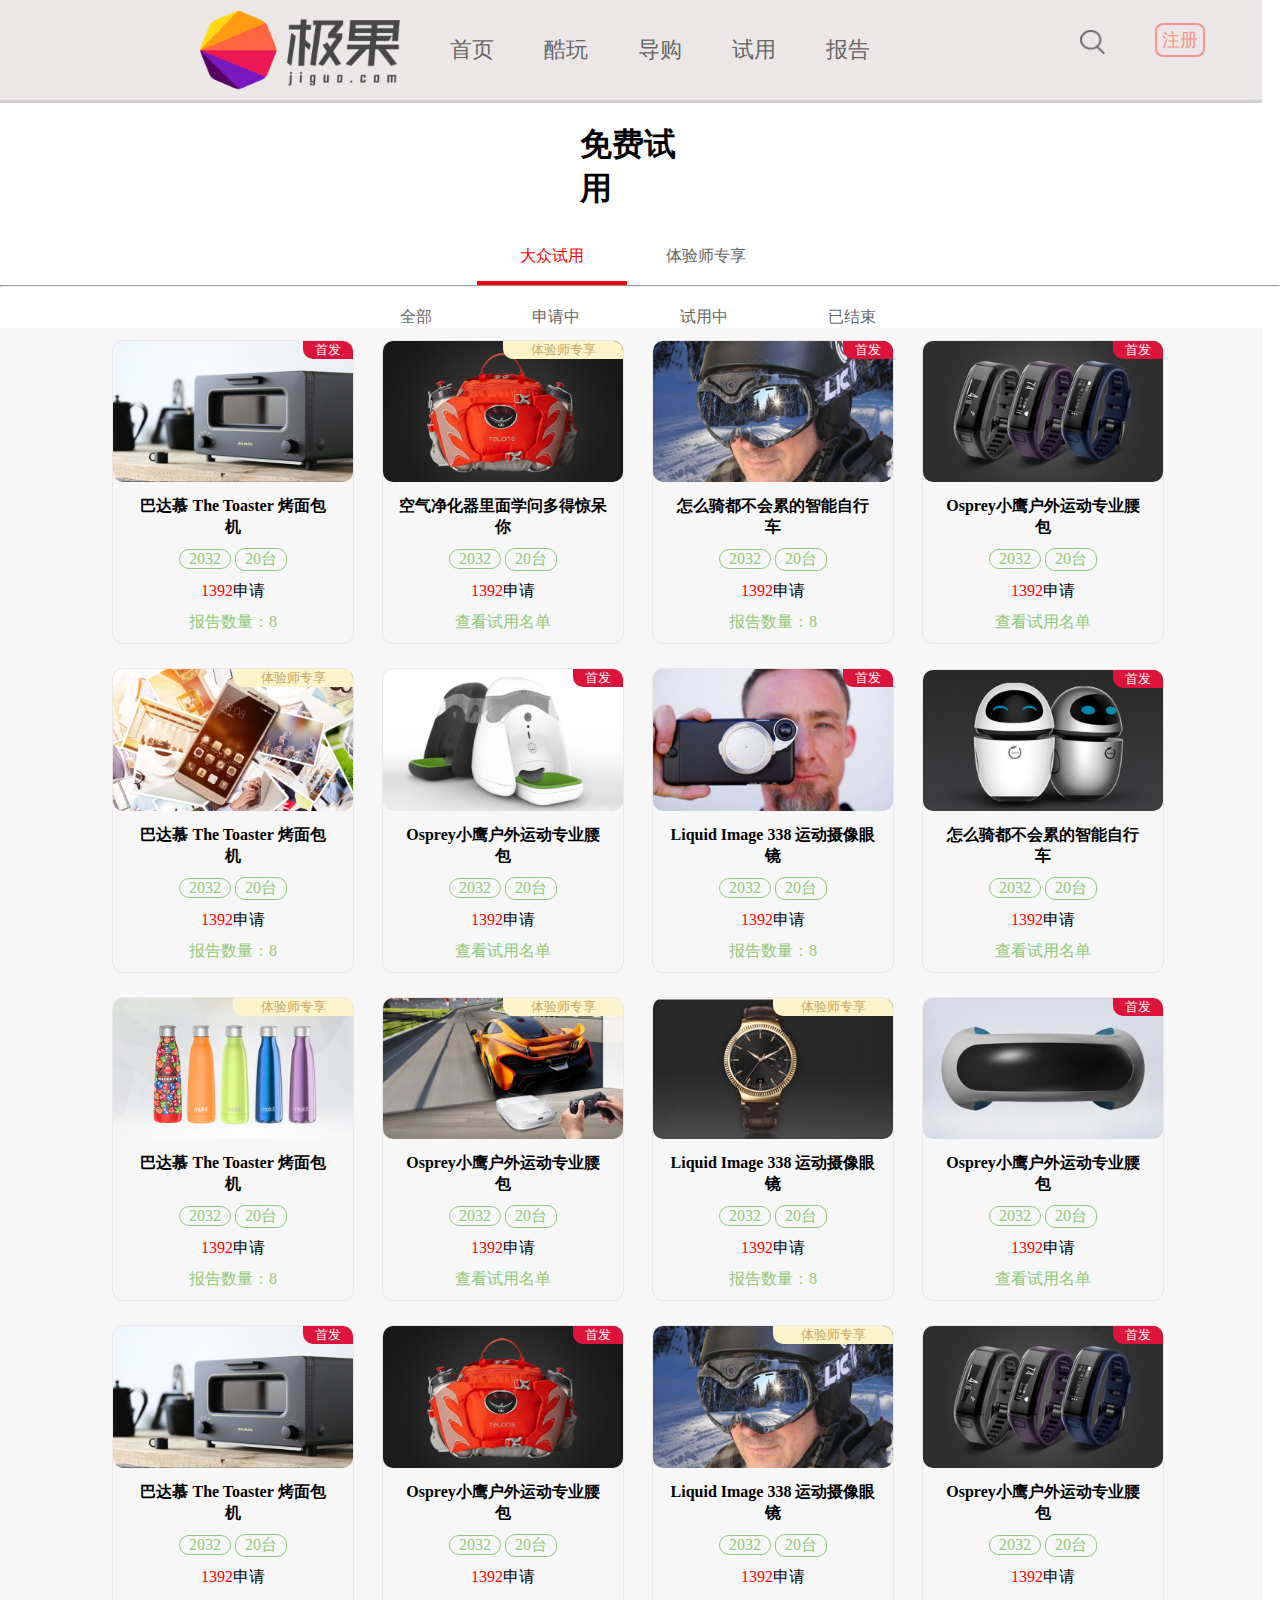
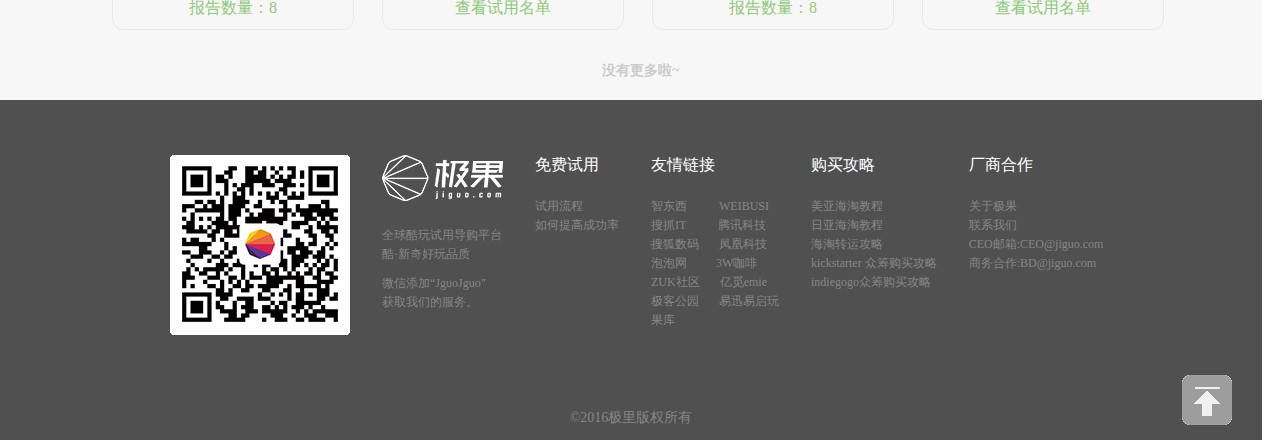
<file: 10.html>
<!DOCTYPE html>
<html lang="en">

<head>
    <meta charset="UTF-8">
    <meta http-equiv="X-UA-Compatible" content="IE=edge">
    <meta name="viewport" content="width=device-width, initial-scale=1.0">
    <title>极果首页</title>
    <link rel="stylesheet" href="./css/10.css">
</head>

<body>
    <!-- 头部 -->
    <header id="dingbu">
        <div>
            <ul>
                <li><a href=""><img src="./img/logonew.png" alt=""></a></li>
                <li><a href="./index.html">首页</a></li>
                <li><a href="">酷玩</a></li>
                <li><a href="">导购</a></li>
                <li><a href="">试用</a></li>
                <li><a href="">报告</a></li>
                <li><img src="./img/search.png" alt=""></li>
                <li><a href=""> 注册</a></li>
            </ul>
        </div>
    </header>
    <!-- 导航 -->
    <nav>
        <h1>免费试用</h1>
        <p class="p1y"><a href="./8.html">大众试用</a></p>
        <p class="p2y"><a href="./12.html">体验师专享</a></p>
        <hr>
        <ul class="quany clearfix">
            <li><a href="./8.html">全部</a></li>
            <li><a href="./9.html">申请中</a></li>
            <li><a href="./10.html">试用中</a></li>
            <li><a href="./11.html">已结束</a></li>
        </ul>
    </nav>
    <!-- 内容 -->
    <article>
        <div class="boxy ">
            <div id="tutuy ">
                <div class="tuy ">
                    <div class="shouy ">首发</div>
                    <p class="miany"><a href=""><img src="./img/10y.img/hot1.jpg" alt=""></a></p>
                    <h4>巴达慕 The Toaster 烤面包<br>机</h4>
                    <span class="my">2032</span>
                    <span class="ny">20台</span>
                    <p class="sheny"><span>1392</span>申请</p>
                    <p class="shengy">报告数量：8</p>
                </div>
                <div class="tuy">
                    <div class="xiangy">体验师专享</div>
                    <p class="miany"><a href=""><img src="./img/10y.img/hot2.jpg" alt=""></a></p>
                    <h4>空气净化器里面学问多得惊呆<br>你</h4>
                    <span class="my">2032</span>
                    <span class="ny">20台</span>
                    <p class="sheny"><span>1392</span>申请</p>
                    <p class="shengy mny">查看试用名单</p>
                </div>
                <div class="tuy">
                    <div class="shouy">首发</div>
                    <p class="miany"><a href=""><img src="./img/10y.img/hot3.jpg" alt=""></a></p>
                    <h4>怎么骑都不会累的智能自行<br>车</h4>
                    <span class="my">2032</span>
                    <span class="ny">20台</span>
                    <p class="sheny"><span>1392</span>申请</p>
                    <p class="shengy">报告数量：8</p>
                </div>
                <div class="tuy">
                    <div class="shouy">首发</div>
                    <p class="miany"><a href=""><img src="./img/10y.img/hot4.jpg" alt=""></a></p>
                    <h4>Osprey小鹰户外运动专业腰<br>包</h4>
                    <span class="my">2032</span>
                    <span class="ny">20台</span>
                    <p class="sheny"><span>1392</span>申请</p>
                    <p class="shengy mny">查看试用名单</p>
                </div>
                <div class="tuy">
                    <div class="xiangy">体验师专享</div>
                    <p class="miany"><a href=""><img src="./img/10y.img/hot5.jpg" alt=""></a></p>
                    <h4>巴达慕 The Toaster 烤面包<br>机</h4>
                    <span class="my">2032</span>
                    <span class="ny">20台</span>
                    <p class="sheny"><span>1392</span>申请</p>
                    <p class="shengy">报告数量：8</p>
                </div>
                <div class="tuy">
                    <div class="shouy">首发</div>
                    <p class="miany"><a href=""><img src="./img/10y.img/hot6.jpg" alt=""></a></p>
                    <h4>Osprey小鹰户外运动专业腰<br>包</h4>
                    <span class="my">2032</span>
                    <span class="ny">20台</span>
                    <p class="sheny"><span>1392</span>申请</p>
                    <p class="shengy mny">查看试用名单</p>
                </div>
                <div class="tuy">
                    <div class="shouy">首发</div>
                    <p class="miany"><a href=""><img src="./img/10y.img/hot7.jpg" alt=""></a></p>
                    <h4>Liquid Image 338 运动摄像眼<br>镜</h4>
                    <span class="my">2032</span>
                    <span class="ny">20台</span>
                    <p class="sheny"><span>1392</span>申请</p>
                    <p class="shengy">报告数量：8</p>
                </div>
                <div class="tuy">
                    <div class="shouy">首发</div>
                    <p class="miany"><a href=""><img src="./img/10y.img/hot8.jpg" alt=""></a></p>
                    <h4>怎么骑都不会累的智能自行<br>车</h4>
                    <span class="my">2032</span>
                    <span class="ny">20台</span>
                    <p class="sheny"><span>1392</span>申请</p>
                    <p class="shengy mny">查看试用名单</p>
                </div>
                <div class="tuy">
                    <div class="xiangy">体验师专享</div>
                    <p class="miany"><a href=""><img src="./img/10y.img/hot9.jpg" alt=""></a></p>
                    <h4>巴达慕 The Toaster 烤面包<br>机</h4>
                    <span class="my">2032</span>
                    <span class="ny">20台</span>
                    <p class="sheny"><span>1392</span>申请</p>
                    <p class="shengy">报告数量：8</p>
                </div>
                <div class="tuy">
                    <div class="xiangy">体验师专享</div>
                    <p class="miany"><a href=""><img src="./img/10y.img/hot10.jpg" alt=""></a></p>
                    <h4>Osprey小鹰户外运动专业腰<br>包</h4>
                    <span class="my">2032</span>
                    <span class="ny">20台</span>
                    <p class="sheny"><span>1392</span>申请</p>
                    <p class="shengy mny">查看试用名单</p>
                </div>
                <div class="tuy">
                    <div class="xiangy">体验师专享</div>
                    <p class="miany"><a href=""><img src="./img/10y.img/hot11.jpg" alt=""></a></p>
                    <h4>Liquid Image 338 运动摄像眼<br>镜</h4>
                    <span class="my">2032</span>
                    <span class="ny">20台</span>
                    <p class="sheny"><span>1392</span>申请</p>
                    <p class="shengy">报告数量：8</p>
                </div>
                <div class="tuy">
                    <div class="shouy">首发</div>
                    <p class="miany"><a href=""><img src="./img/10y.img/hot12.jpg" alt=""></a></p>
                    <h4>Osprey小鹰户外运动专业腰<br>包</h4>
                    <span class="my">2032</span>
                    <span class="ny">20台</span>
                    <p class="sheny"><span>1392</span>申请</p>
                    <p class="shengy mny">查看试用名单</p>
                </div>
                <div class="tuy ">
                    <div class="shouy ">首发</div>
                    <p class="miany"><a href=""><img src="./img/10y.img/hot1.jpg" alt=""></a></p>
                    <h4>巴达慕 The Toaster 烤面包<br>机</h4>
                    <span class="my">2032</span>
                    <span class="ny">20台</span>
                    <p class="sheny"><span>1392</span>申请</p>
                    <p class="shengy">报告数量：8</p>
                </div>
                <div class="tuy">
                    <div class="shouy">首发</div>
                    <p class="miany"><a href=""><img src="./img/10y.img/hot2.jpg" alt=""></a></p>
                    <h4>Osprey小鹰户外运动专业腰<br>包</h4>
                    <span class="my">2032</span>
                    <span class="ny">20台</span>
                    <p class="sheny"><span>1392</span>申请</p>
                    <p class="shengy mny">查看试用名单</p>
                </div>
                <div class="tuy">
                    <div class="xiangy">体验师专享</div>
                    <p class="miany"><a href=""><img src="./img/10y.img/hot3.jpg" alt=""></a></p>
                    <h4>Liquid Image 338 运动摄像眼<br>镜</h4>
                    <span class="my">2032</span>
                    <span class="ny">20台</span>
                    <p class="sheny"><span>1392</span>申请</p>
                    <p class="shengy">报告数量：8</p>
                </div>
                <div class="tuy">
                    <div class="shouy">首发</div>
                    <p class="miany"><a href=""><img src="./img/10y.img/hot4.jpg" alt=""></a></p>
                    <h4>Osprey小鹰户外运动专业腰<br>包</h4>
                    <span class="my">2032</span>
                    <span class="ny">20台</span>
                    <p class="sheny"><span>1392</span>申请</p>
                    <p class="shengy mny">查看试用名单</p>
                </div>

            </div>
            <h3>没有更多啦~</h3>
        </div>
    </article>
    <!-- 左右导航扩展 -->
    <aside id="zuodaohangkuozhan">

    </aside>
    <aside id="youdaohangkuozhan">

    </aside>
    <!-- 底部 -->
    <footer>

        <div class="di clearfix">
            <ul>
                <li><img src="./img/code.png" alt=""></li>
            </ul>
            <ul>
                <li><a href=""><img src="./img/logoImg.jpg" alt=""></a></li>
                <li><a href="">全球酷玩试用导购平台</a></li>
                <li><a href="">酷·新奇好玩品质</a></li>
                <li><a href="">微信添加“JguoJguo"</a></li>
                <li><a href="">获取我们的服务。</a></li>
            </ul>
            <ul>
                <li><a href="">免费试用</a></li>
                <li><a href="">试用流程</a></li>
                <li><a href="">如何提高成功率</a></li>
            </ul>
            <ul>
                <li><a href="">友情链接</a></li>
                <li><a href="">智东西&nbsp; &nbsp;&nbsp;</a><a href="">WEIBUSI</a></li>
                <li><a href="">搜抓IT &nbsp;&nbsp;&nbsp;</a><a href="">腾讯科技</a></li>
                <li><a href="">搜狐数码</a><a href="">凤凰科技</a></li>
                <li><a href="">泡泡网&nbsp;&nbsp;&nbsp;</a><a href="">3W咖啡</a></li>
                <li><a href="">ZUK社区</a><a href="">亿觅emie</a></li>
                <li><a href="">极客公园</a><a href="">易迅易启玩</a></li>
                <li><a href="">果库</a></li>
            </ul>
            <ul>
                <li><a href="">购买攻略</a></li>
                <li><a href="">美亚海淘教程</a></li>
                <li><a href="">日亚海淘教程</a></li>
                <li><a href="">海淘转运攻略</a></li>
                <li><a href="">kickstarter 众筹购买攻略</a></li>
                <li><a href="">indiegogo众筹购买攻略</a></li>
            </ul>
            <ul>
                <li><a href="">厂商合作</a></li>
                <li><a href="">关于极果</a></li>
                <li><a href="">联系我们</a></li>
                <li><a href="">CEO邮箱:CEO@jiguo.com</a></li>
                <li><a href="">商务合作:BD@jiguo.com</a></li>
            </ul>
        </div>
        <p>&copy;2016极里版权所有</p>
        <div class="top1z"> <a href="#dingbu" class="top"><img src="./img/back.png" alt=""></a></div>
    </footer>
</body>



</html>
</file>
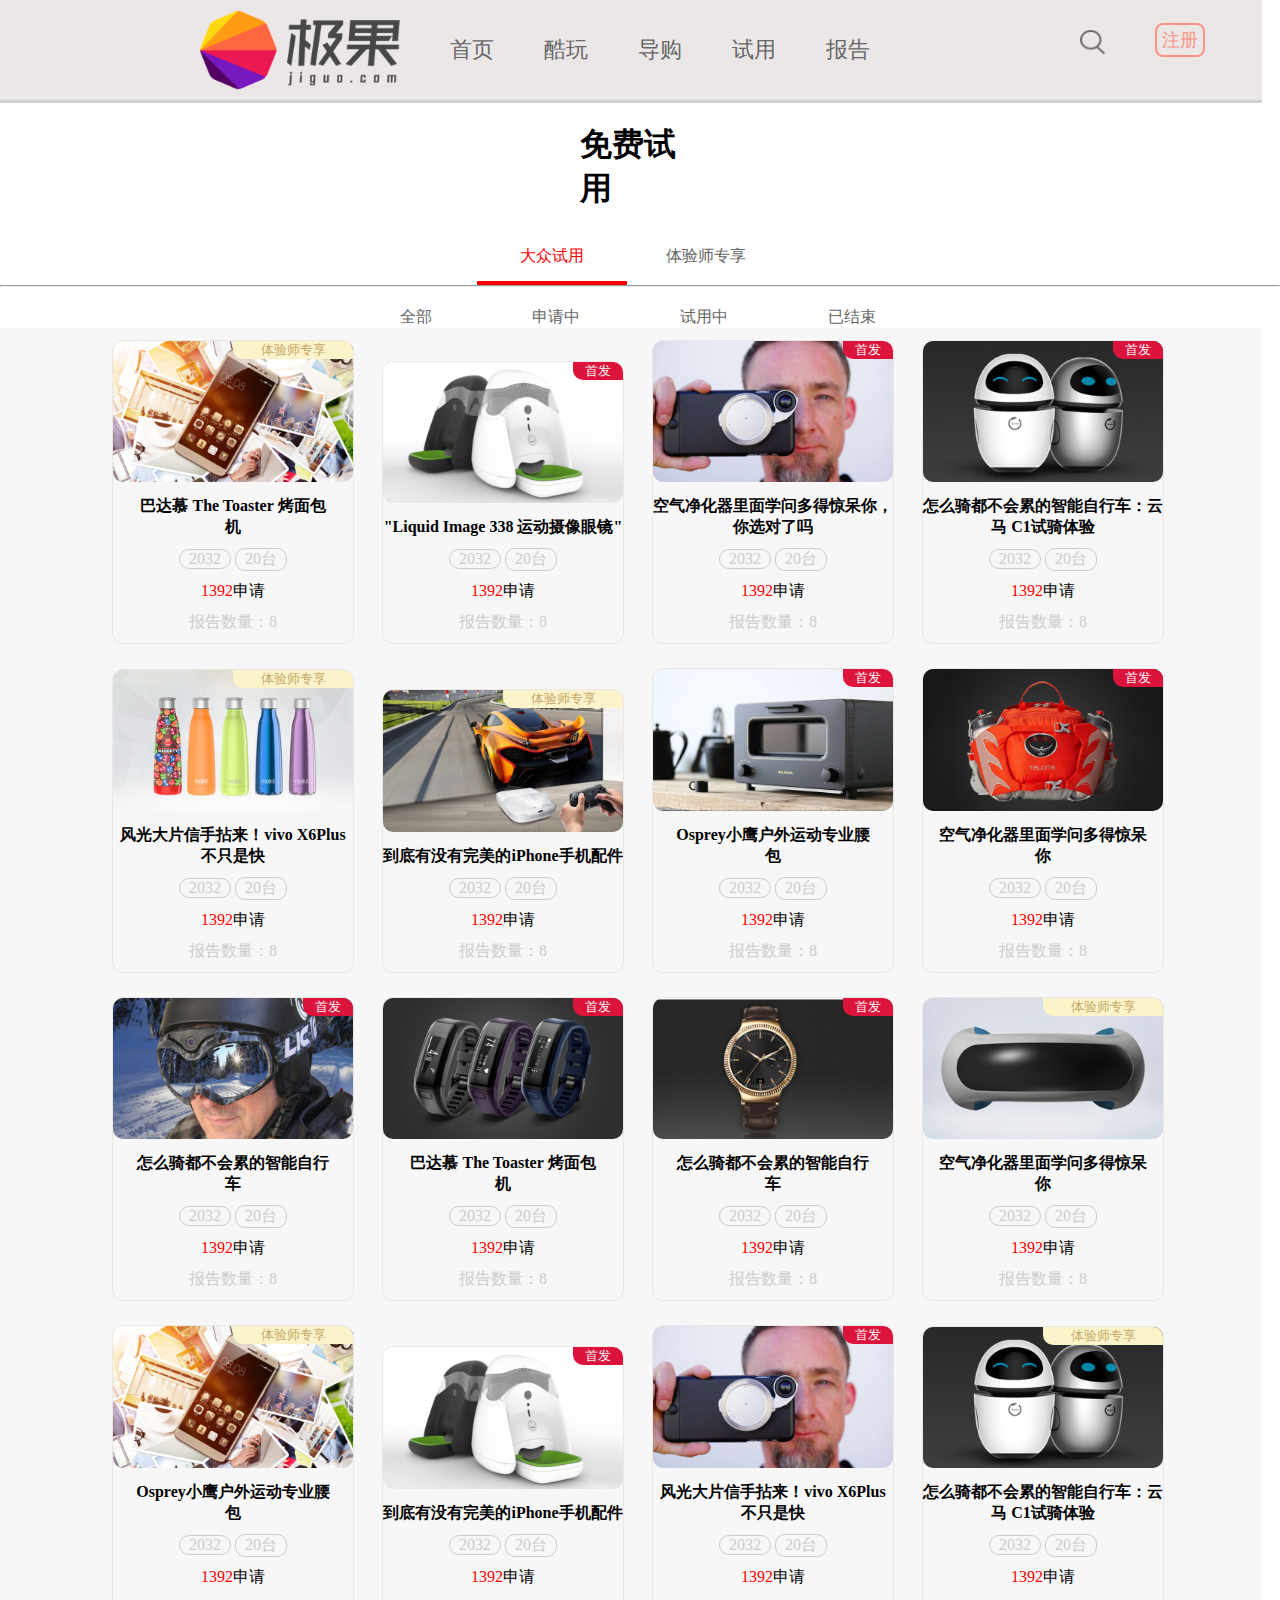
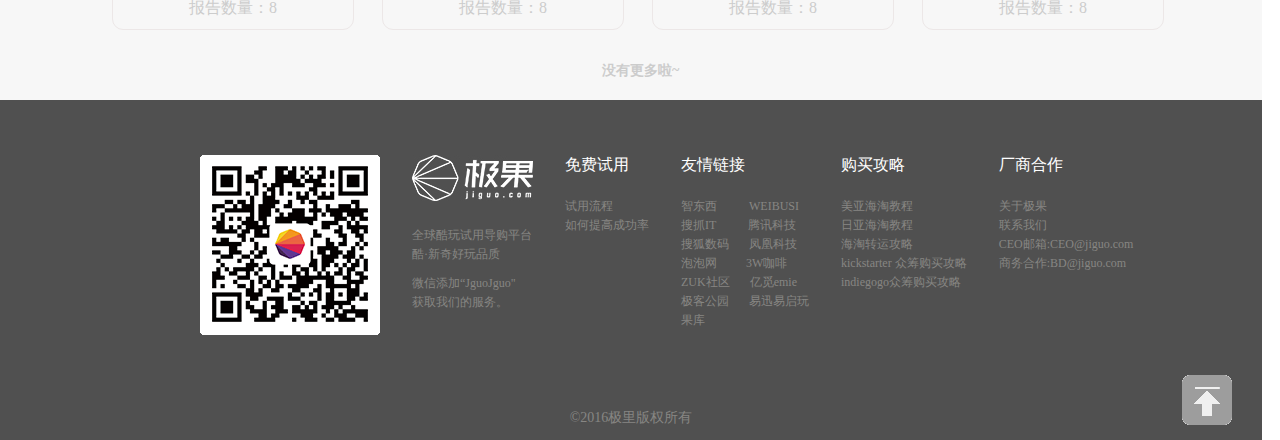
<file: 11.html>
<!DOCTYPE html>
<html lang="en">

<head>
    <meta charset="UTF-8">
    <meta http-equiv="X-UA-Compatible" content="IE=edge">
    <meta name="viewport" content="width=device-width, initial-scale=1.0">
    <title>极果首页</title>
    <link rel="stylesheet" href="./css/11.css">
</head>

<body>
    <!-- 头部 -->
    <header id="dingbu">
        <div>
            <ul>
                <li><a href=""><img src="./img/logonew.png" alt=""></a></li>
                <li><a href="./index.html">首页</a></li>
                <li><a href="">酷玩</a></li>
                <li><a href="">导购</a></li>
                <li><a href="">试用</a></li>
                <li><a href="">报告</a></li>
                <li><img src="./img/search.png" alt=""></li>
                <li><a href=""> 注册</a></li>
            </ul>
        </div>
    </header>
    <!-- 导航 -->
    <nav>
        <h1>免费试用</h1>
        <p class="p1y"><a href="./8.html">大众试用</a></p>
        <p class="p2y"><a href="./12.html">体验师专享</a></p>
        <hr>
        <ul class="quany clearfix">
            <li><a href="./8.html">全部</a></li>
            <li><a href="./9.html">申请中</a></li>
            <li><a href="./10.html">试用中</a></li>
            <li><a href="./11.html">已结束</a></li>
        </ul>
    </nav>
    <!-- 内容 -->
    <article>
        <div class="boxy ">
            <div id="tutuy ">
                <div class="tuy ">
                    <div class="xiangy">体验师专享</div>
                    <p class="miany"><a href=""><img src="./img/10y.img/hot5.jpg" alt=""></a></p>
                    <h4>巴达慕 The Toaster 烤面包<br>机</h4>
                    <span class="my">2032</span>
                    <span class="ny">20台</span>
                    <p class="sheny"><span>1392</span>申请</p>
                    <p class="shengy">报告数量：8</p>
                </div>
                <div class="tuy ">
                    <div class="shouy ">首发</div>
                    <p class="miany"><a href=""><img src="./img/10y.img/hot6.jpg" alt=""></a></p>
                    <h4>"Liquid Image 338 运动摄像眼镜"</h4>
                    <span class="my">2032</span>
                    <span class="ny">20台</span>
                    <p class="sheny"><span>1392</span>申请</p>
                    <p class="shengy">报告数量：8</p>
                </div>
                <div class="tuy ">
                    <div class="shouy ">首发</div>
                    <p class="miany"><a href=""><img src="./img/10y.img/hot7.jpg" alt=""></a></p>
                    <h4>空气净化器里面学问多得惊呆你，你选对了吗</h4>
                    <span class="my">2032</span>
                    <span class="ny">20台</span>
                    <p class="sheny"><span>1392</span>申请</p>
                    <p class="shengy">报告数量：8</p>
                </div>
                <div class="tuy ">
                    <div class="shouy ">首发</div>
                    <p class="miany"><a href=""><img src="./img/10y.img/hot8.jpg" alt=""></a></p>
                    <h4>怎么骑都不会累的智能自行车：云马 C1试骑体验</h4>
                    <span class="my">2032</span>
                    <span class="ny">20台</span>
                    <p class="sheny"><span>1392</span>申请</p>
                    <p class="shengy">报告数量：8</p>
                </div>
                <div class="tuy ">
                    <div class="xiangy">体验师专享</div>
                    <p class="miany"><a href=""><img src="./img/10y.img/hot9.jpg" alt=""></a></p>
                    <h4>风光大片信手拈来！vivo X6Plus不只是快</h4>
                    <span class="my">2032</span>
                    <span class="ny">20台</span>
                    <p class="sheny"><span>1392</span>申请</p>
                    <p class="shengy">报告数量：8</p>
                </div>
                <div class="tuy ">
                    <div class="xiangy">体验师专享</div>
                    <p class="miany"><a href=""><img src="./img/10y.img/hot10.jpg" alt=""></a></p>
                    <h4>到底有没有完美的iPhone手机配件</h4>
                    <span class="my">2032</span>
                    <span class="ny">20台</span>
                    <p class="sheny"><span>1392</span>申请</p>
                    <p class="shengy">报告数量：8</p>
                </div>
                <div class="tuy ">
                    <div class="shouy ">首发</div>
                    <p class="miany"><a href=""><img src="./img/10y.img/hot1.jpg" alt=""></a></p>
                    <h4>Osprey小鹰户外运动专业腰<br>包</h4>
                    <span class="my">2032</span>
                    <span class="ny">20台</span>
                    <p class="sheny"><span>1392</span>申请</p>
                    <p class="shengy">报告数量：8</p>
                </div>
                <div class="tuy ">
                    <div class="shouy ">首发</div>
                    <p class="miany"><a href=""><img src="./img/10y.img/hot2.jpg" alt=""></a></p>
                    <h4>空气净化器里面学问多得惊呆<br>你</h4>
                    <span class="my">2032</span>
                    <span class="ny">20台</span>
                    <p class="sheny"><span>1392</span>申请</p>
                    <p class="shengy">报告数量：8</p>
                </div>
                <div class="tuy ">
                    <div class="shouy ">首发</div>
                    <p class="miany"><a href=""><img src="./img/10y.img/hot3.jpg" alt=""></a></p>
                    <h4>怎么骑都不会累的智能自行<br>车</h4>
                    <span class="my">2032</span>
                    <span class="ny">20台</span>
                    <p class="sheny"><span>1392</span>申请</p>
                    <p class="shengy">报告数量：8</p>
                </div>
                <div class="tuy ">
                    <div class="shouy ">首发</div>
                    <p class="miany"><a href=""><img src="./img/10y.img/hot4.jpg" alt=""></a></p>
                    <h4>巴达慕 The Toaster 烤面包<br>机</h4>
                    <span class="my">2032</span>
                    <span class="ny">20台</span>
                    <p class="sheny"><span>1392</span>申请</p>
                    <p class="shengy">报告数量：8</p>
                </div>
                <div class="tuy ">
                    <div class="shouy ">首发</div>
                    <p class="miany"><a href=""><img src="./img/10y.img/hot11.jpg" alt=""></a></p>
                    <h4>怎么骑都不会累的智能自行<br>车</h4>
                    <span class="my">2032</span>
                    <span class="ny">20台</span>
                    <p class="sheny"><span>1392</span>申请</p>
                    <p class="shengy">报告数量：8</p>
                </div>
                <div class="tuy ">
                    <div class="xiangy">体验师专享</div>
                    <p class="miany"><a href=""><img src="./img/10y.img/hot12.jpg" alt=""></a></p>
                    <h4>空气净化器里面学问多得惊呆<br>你</h4>
                    <span class="my">2032</span>
                    <span class="ny">20台</span>
                    <p class="sheny"><span>1392</span>申请</p>
                    <p class="shengy">报告数量：8</p>
                </div>
                <div class="tuy ">
                    <div class="xiangy">体验师专享</div>
                    <p class="miany"><a href=""><img src="./img/10y.img/hot5.jpg" alt=""></a></p>
                    <h4>Osprey小鹰户外运动专业腰<br>包</h4>
                    <span class="my">2032</span>
                    <span class="ny">20台</span>
                    <p class="sheny"><span>1392</span>申请</p>
                    <p class="shengy">报告数量：8</p>
                </div>
                <div class="tuy ">
                    <div class="shouy ">首发</div>
                    <p class="miany"><a href=""><img src="./img/10y.img/hot6.jpg" alt=""></a></p>
                    <h4>到底有没有完美的iPhone手机配件</h4>
                    <span class="my">2032</span>
                    <span class="ny">20台</span>
                    <p class="sheny"><span>1392</span>申请</p>
                    <p class="shengy">报告数量：8</p>
                </div>
                <div class="tuy ">
                    <div class="shouy ">首发</div>
                    <p class="miany"><a href=""><img src="./img/10y.img/hot7.jpg" alt=""></a></p>
                    <h4>风光大片信手拈来！vivo X6Plus不只是快</h4>
                    <span class="my">2032</span>
                    <span class="ny">20台</span>
                    <p class="sheny"><span>1392</span>申请</p>
                    <p class="shengy">报告数量：8</p>
                </div>
                <div class="tuy ">
                    <div class="xiangy">体验师专享</div>
                    <p class="miany"><a href=""><img src="./img/10y.img/hot8.jpg" alt=""></a></p>
                    <h4>怎么骑都不会累的智能自行车：云马 C1试骑体验</h4>
                    <span class="my">2032</span>
                    <span class="ny">20台</span>
                    <p class="sheny"><span>1392</span>申请</p>
                    <p class="shengy">报告数量：8</p>
                </div>

            </div> 
            <h3>没有更多啦~</h3>
        </div>  
       
    </article>
    <!-- 左右导航扩展 -->
    <aside id="zuodaohangkuozhan">

    </aside>
    <aside id="youdaohangkuozhan">

    </aside>
    <!-- 底部 -->
    <footer>
        <div class="di clearfix">
            <ul>
                <li><img src="./img/code.png" alt=""></li>
            </ul>
            <ul>
                <li><a href=""><img src="./img/logoImg.jpg" alt=""></a></li>
                <li><a href="">全球酷玩试用导购平台</a></li>
                <li><a href="">酷·新奇好玩品质</a></li>
                <li><a href="">微信添加“JguoJguo"</a></li>
                <li><a href="">获取我们的服务。</a></li>
            </ul>
            <ul>
                <li><a href="">免费试用</a></li>
                <li><a href="">试用流程</a></li>
                <li><a href="">如何提高成功率</a></li>
            </ul>
            <ul>
                <li><a href="">友情链接</a></li>
                <li><a href="">智东西&nbsp; &nbsp;&nbsp;</a><a href="">WEIBUSI</a></li>
                <li><a href="">搜抓IT &nbsp;&nbsp;&nbsp;</a><a href="">腾讯科技</a></li>
                <li><a href="">搜狐数码</a><a href="">凤凰科技</a></li>
                <li><a href="">泡泡网&nbsp;&nbsp;&nbsp;</a><a href="">3W咖啡</a></li>
                <li><a href="">ZUK社区</a><a href="">亿觅emie</a></li>
                <li><a href="">极客公园</a><a href="">易迅易启玩</a></li>
                <li><a href="">果库</a></li>
            </ul>
            <ul>
                <li><a href="">购买攻略</a></li>
                <li><a href="">美亚海淘教程</a></li>
                <li><a href="">日亚海淘教程</a></li>
                <li><a href="">海淘转运攻略</a></li>
                <li><a href="">kickstarter 众筹购买攻略</a></li>
                <li><a href="">indiegogo众筹购买攻略</a></li>
            </ul>
            <ul>
                <li><a href="">厂商合作</a></li>
                <li><a href="">关于极果</a></li>
                <li><a href="">联系我们</a></li>
                <li><a href="">CEO邮箱:CEO@jiguo.com</a></li>
                <li><a href="">商务合作:BD@jiguo.com</a></li>
            </ul>
        </div>
        <p>&copy;2016极里版权所有</p>
        <div class="top1z"> <a href="#dingbu" class="top"><img src="./img/back.png" alt=""></a></div>
    </footer>
</body>

</html>
</file>
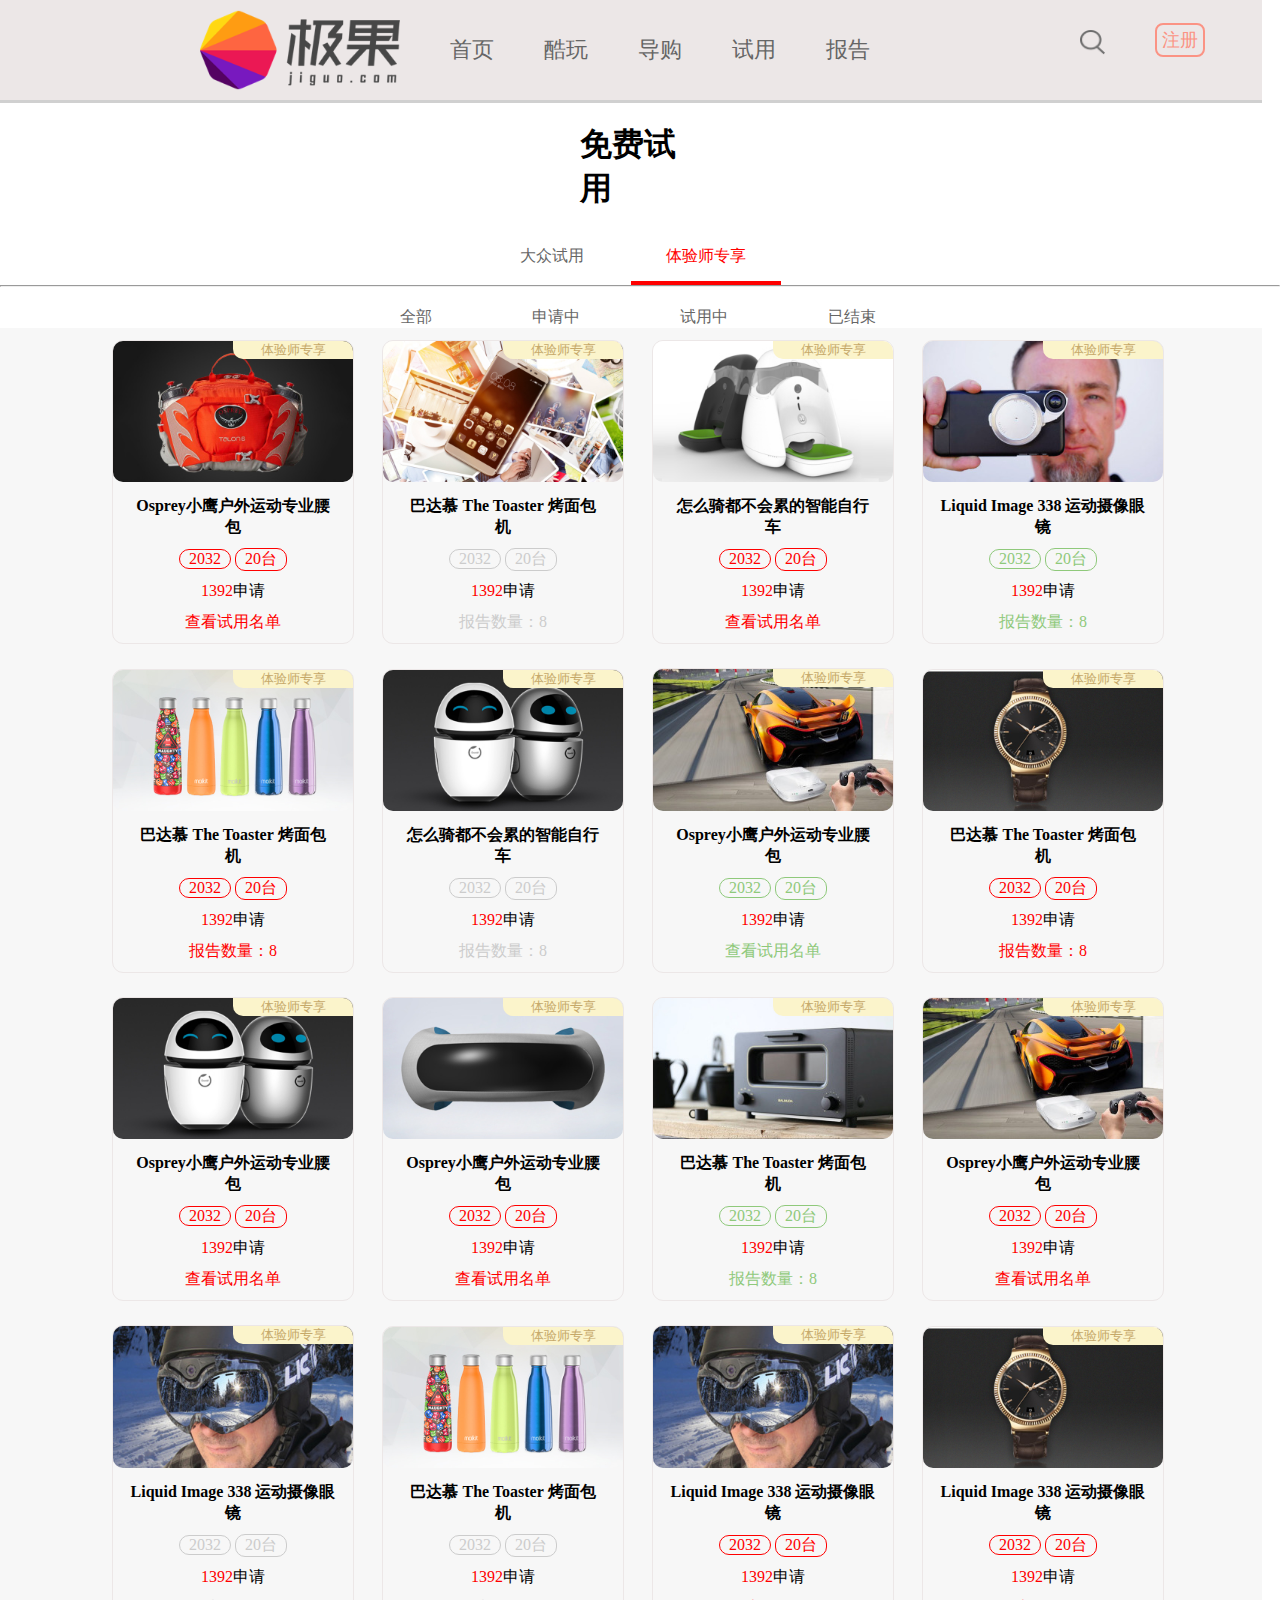
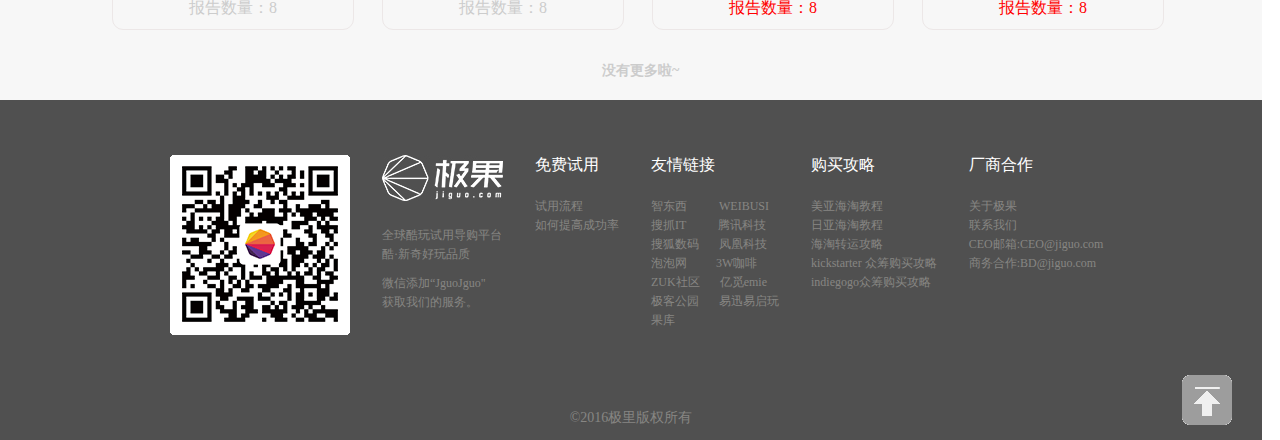
<file: 12.html>
<!DOCTYPE html>
<html lang="en">

<head>
    <meta charset="UTF-8">
    <meta http-equiv="X-UA-Compatible" content="IE=edge">
    <meta name="viewport" content="width=device-width, initial-scale=1.0">
    <title>极果首页</title>
    <link rel="stylesheet" href="./css/12.css">
</head>

<body>
    <!-- 头部 -->
    <header id="dingbu">
        <div>
            <ul>
                <li><a href=""><img src="./img/logonew.png" alt=""></a></li>
                <li><a href="./index.html">首页</a></li>
                <li><a href="">酷玩</a></li>
                <li><a href="">导购</a></li>
                <li><a href="">试用</a></li>
                <li><a href="">报告</a></li>
                <li><img src="./img/search.png" alt=""></li>
                <li><a href=""> 注册</a></li>
            </ul>
        </div>
    </header>
    <!-- 导航 -->
    <nav>
        <h1>免费试用</h1>
        <p class="p1y"><a href="./8.html">大众试用</a></p>
        <p class="p2y"><a href="./12.html">体验师专享</a></p>
        <hr>
        <ul class="quany clearfix">
            <li><a href="./8.html">全部</a></li>
            <li><a href="./9.html">申请中</a></li>
            <li><a href="./10.html">试用中</a></li>
            <li><a href="./11.html">已结束</a></li>
        </ul>
    </nav>
    <!-- 内容 -->
    <article>
        <div class="boxy ">
            <div id="tutuy ">

              
                <div class="tuy">
                    <div class="xiangy">体验师专享</div>
                    <p class="miany"><a href=""><img src="./img/10y.img/hot2.jpg" alt=""></a></p>
                    <h4>Osprey小鹰户外运动专业腰<br>包</h4>
                    <span class="my">2032</span>
                    <span class="ny">20台</span>
                    <p class="sheny"><span>1392</span>申请</p>
                    <p class="shengy mny">查看试用名单</p>
                </div>
                <div class="tuy aly">
                    <div class="xiangy">体验师专享</div>
                    <p class="miany"><a href=""><img src="./img/10y.img/hot5.jpg" alt=""></a></p>
                    <h4>巴达慕 The Toaster 烤面包<br>机</h4>
                    <span class="my">2032</span>
                    <span class="ny">20台</span>
                    <p class="sheny"><span>1392</span>申请</p>
                    <p class="shengy">报告数量：8</p>
                </div>
                <div class="tuy">
                    <div class="xiangy">体验师专享</div>
                    <p class="miany"><a href=""><img src="./img/10y.img/hot6.jpg" alt=""></a></p>
                    <h4>怎么骑都不会累的智能自行<br>车</h4>
                    <span class="my">2032</span>
                    <span class="ny">20台</span>
                    <p class="sheny"><span>1392</span>申请</p>
                    <p class="shengy mny">查看试用名单</p>
                </div>
                <div class="tuy aty">
                    <div class="xiangy">体验师专享</div>
                    <p class="miany"><a href=""><img src="./img/10y.img/hot7.jpg" alt=""></a></p>
                    <h4>Liquid Image 338 运动摄像眼<br>镜</h4>
                    <span class="my">2032</span>
                    <span class="ny">20台</span>
                    <p class="sheny"><span>1392</span>申请</p>
                    <p class="shengy">报告数量：8</p>
                </div>
                
                <div class="tuy">
                    <div class="xiangy">体验师专享</div>
                    <p class="miany"><a href=""><img src="./img/10y.img/hot9.jpg" alt=""></a></p>
                    <h4>巴达慕 The Toaster 烤面包<br>机</h4>
                    <span class="my">2032</span>
                    <span class="ny">20台</span>
                    <p class="sheny"><span>1392</span>申请</p>
                    <p class="shengy">报告数量：8</p>
                </div>
                <div class="tuy aly">
                    <div class="xiangy">体验师专享</div>
                    <p class="miany"><a href=""><img src="./img/10y.img/hot8.jpg" alt=""></a></p>
                    <h4>怎么骑都不会累的智能自行<br>车</h4>
                    <span class="my">2032</span>
                    <span class="ny">20台</span>
                    <p class="sheny"><span>1392</span>申请</p>
                    <p class="shengy">报告数量：8</p>
                </div>
                <div class="tuy aty">
                    <div class="xiangy">体验师专享</div>
                    <p class="miany"><a href=""><img src="./img/10y.img/hot10.jpg" alt=""></a></p>
                    <h4>Osprey小鹰户外运动专业腰<br>包</h4>
                    <span class="my">2032</span>
                    <span class="ny">20台</span>
                    <p class="sheny"><span>1392</span>申请</p>
                    <p class="shengy mny">查看试用名单</p>
                </div>
                <div class="tuy ">
                    <div class="xiangy">体验师专享</div>
                    <p class="miany"><a href=""><img src="./img/10y.img/hot11.jpg" alt=""></a></p>
                    <h4>巴达慕 The Toaster 烤面包<br>机</h4>
                    <span class="my">2032</span>
                    <span class="ny">20台</span>
                    <p class="sheny"><span>1392</span>申请</p>
                    <p class="shengy">报告数量：8</p>
                </div>
                <div class="tuy">
                    <div class="xiangy">体验师专享</div>
                    <p class="miany"><a href=""><img src="./img/10y.img/hot8.jpg" alt=""></a></p>
                    <h4>Osprey小鹰户外运动专业腰<br>包</h4>
                    <span class="my">2032</span>
                    <span class="ny">20台</span>
                    <p class="sheny"><span>1392</span>申请</p>
                    <p class="shengy mny">查看试用名单</p>
                </div>

                <div class="tuy">
                    <div class="xiangy">体验师专享</div>
                    <p class="miany"><a href=""><img src="./img/10y.img/hot12.jpg" alt=""></a></p>
                    <h4>Osprey小鹰户外运动专业腰<br>包</h4>
                    <span class="my">2032</span>
                    <span class="ny">20台</span>
                    <p class="sheny"><span>1392</span>申请</p>
                    <p class="shengy mny">查看试用名单</p>
                </div>
                <div class="tuy aty">
                    <div class="xiangy">体验师专享</div>
                    <p class="miany"><a href=""><img src="./img/10y.img/hot1.jpg" alt=""></a></p>
                    <h4>巴达慕 The Toaster 烤面包<br>机</h4>
                    <span class="my">2032</span>
                    <span class="ny">20台</span>
                    <p class="sheny"><span>1392</span>申请</p>
                    <p class="shengy">报告数量：8</p>
                </div>
                <div class="tuy">
                    <div class="xiangy">体验师专享</div>
                    <p class="miany"><a href=""><img src="./img/10y.img/hot10.jpg" alt=""></a></p>
                    <h4>Osprey小鹰户外运动专业腰<br>包</h4>
                    <span class="my">2032</span>
                    <span class="ny">20台</span>
                    <p class="sheny"><span>1392</span>申请</p>
                    <p class="shengy mny">查看试用名单</p>
                </div>
          

                <div class="tuy aly">
                    <div class="xiangy">体验师专享</div>
                    <p class="miany"><a href=""><img src="./img/10y.img/hot3.jpg" alt=""></a></p>
                    <h4>Liquid Image 338 运动摄像眼<br>镜</h4>
                    <span class="my">2032</span>
                    <span class="ny">20台</span>
                    <p class="sheny"><span>1392</span>申请</p>
                    <p class="shengy">报告数量：8</p>
                </div>
                
                <div class="tuy aly">
                    <div class="xiangy">体验师专享</div>
                    <p class="miany"><a href=""><img src="./img/10y.img/hot9.jpg" alt=""></a></p>
                    <h4>巴达慕 The Toaster 烤面包<br>机</h4>
                    <span class="my">2032</span>
                    <span class="ny">20台</span>
                    <p class="sheny"><span>1392</span>申请</p>
                    <p class="shengy">报告数量：8</p>
                </div>
                <div class="tuy">
                    <div class="xiangy">体验师专享</div>
                    <p class="miany"><a href=""><img src="./img/10y.img/hot3.jpg" alt=""></a></p>
                    <h4>Liquid Image 338 运动摄像眼<br>镜</h4>
                    <span class="my">2032</span>
                    <span class="ny">20台</span>
                    <p class="sheny"><span>1392</span>申请</p>
                    <p class="shengy">报告数量：8</p>
                </div>
                <div class="tuy">
                    <div class="xiangy">体验师专享</div>
                    <p class="miany"><a href=""><img src="./img/10y.img/hot11.jpg" alt=""></a></p>
                    <h4>Liquid Image 338 运动摄像眼<br>镜</h4>
                    <span class="my">2032</span>
                    <span class="ny">20台</span>
                    <p class="sheny"><span>1392</span>申请</p>
                    <p class="shengy">报告数量：8</p>
                </div>


            </div>
            <h3>没有更多啦~</h3>
        </div>
    </article>
    <!-- 左右导航扩展 -->
    <aside id="zuodaohangkuozhan">

    </aside>
    <aside id="youdaohangkuozhan">

    </aside>
    <!-- 底部 -->
    <footer>

        <div class="di clearfix">
            <ul>
                <li><img src="./img/code.png" alt=""></li>
            </ul>
            <ul>
                <li><a href=""><img src="./img/logoImg.jpg" alt=""></a></li>
                <li><a href="">全球酷玩试用导购平台</a></li>
                <li><a href="">酷·新奇好玩品质</a></li>
                <li><a href="">微信添加“JguoJguo"</a></li>
                <li><a href="">获取我们的服务。</a></li>
            </ul>
            <ul>
                <li><a href="">免费试用</a></li>
                <li><a href="">试用流程</a></li>
                <li><a href="">如何提高成功率</a></li>
            </ul>
            <ul>
                <li><a href="">友情链接</a></li>
                <li><a href="">智东西&nbsp; &nbsp;&nbsp;</a><a href="">WEIBUSI</a></li>
                <li><a href="">搜抓IT &nbsp;&nbsp;&nbsp;</a><a href="">腾讯科技</a></li>
                <li><a href="">搜狐数码</a><a href="">凤凰科技</a></li>
                <li><a href="">泡泡网&nbsp;&nbsp;&nbsp;</a><a href="">3W咖啡</a></li>
                <li><a href="">ZUK社区</a><a href="">亿觅emie</a></li>
                <li><a href="">极客公园</a><a href="">易迅易启玩</a></li>
                <li><a href="">果库</a></li>
            </ul>
            <ul>
                <li><a href="">购买攻略</a></li>
                <li><a href="">美亚海淘教程</a></li>
                <li><a href="">日亚海淘教程</a></li>
                <li><a href="">海淘转运攻略</a></li>
                <li><a href="">kickstarter 众筹购买攻略</a></li>
                <li><a href="">indiegogo众筹购买攻略</a></li>
            </ul>
            <ul>
                <li><a href="">厂商合作</a></li>
                <li><a href="">关于极果</a></li>
                <li><a href="">联系我们</a></li>
                <li><a href="">CEO邮箱:CEO@jiguo.com</a></li>
                <li><a href="">商务合作:BD@jiguo.com</a></li>
            </ul>
        </div>
        <p>&copy;2016极里版权所有</p>
        <div class="top1z"> <a href="#dingbu" class="top"><img src="./img/back.png" alt=""></a></div>
    </footer>
</body>



</html>
</file>
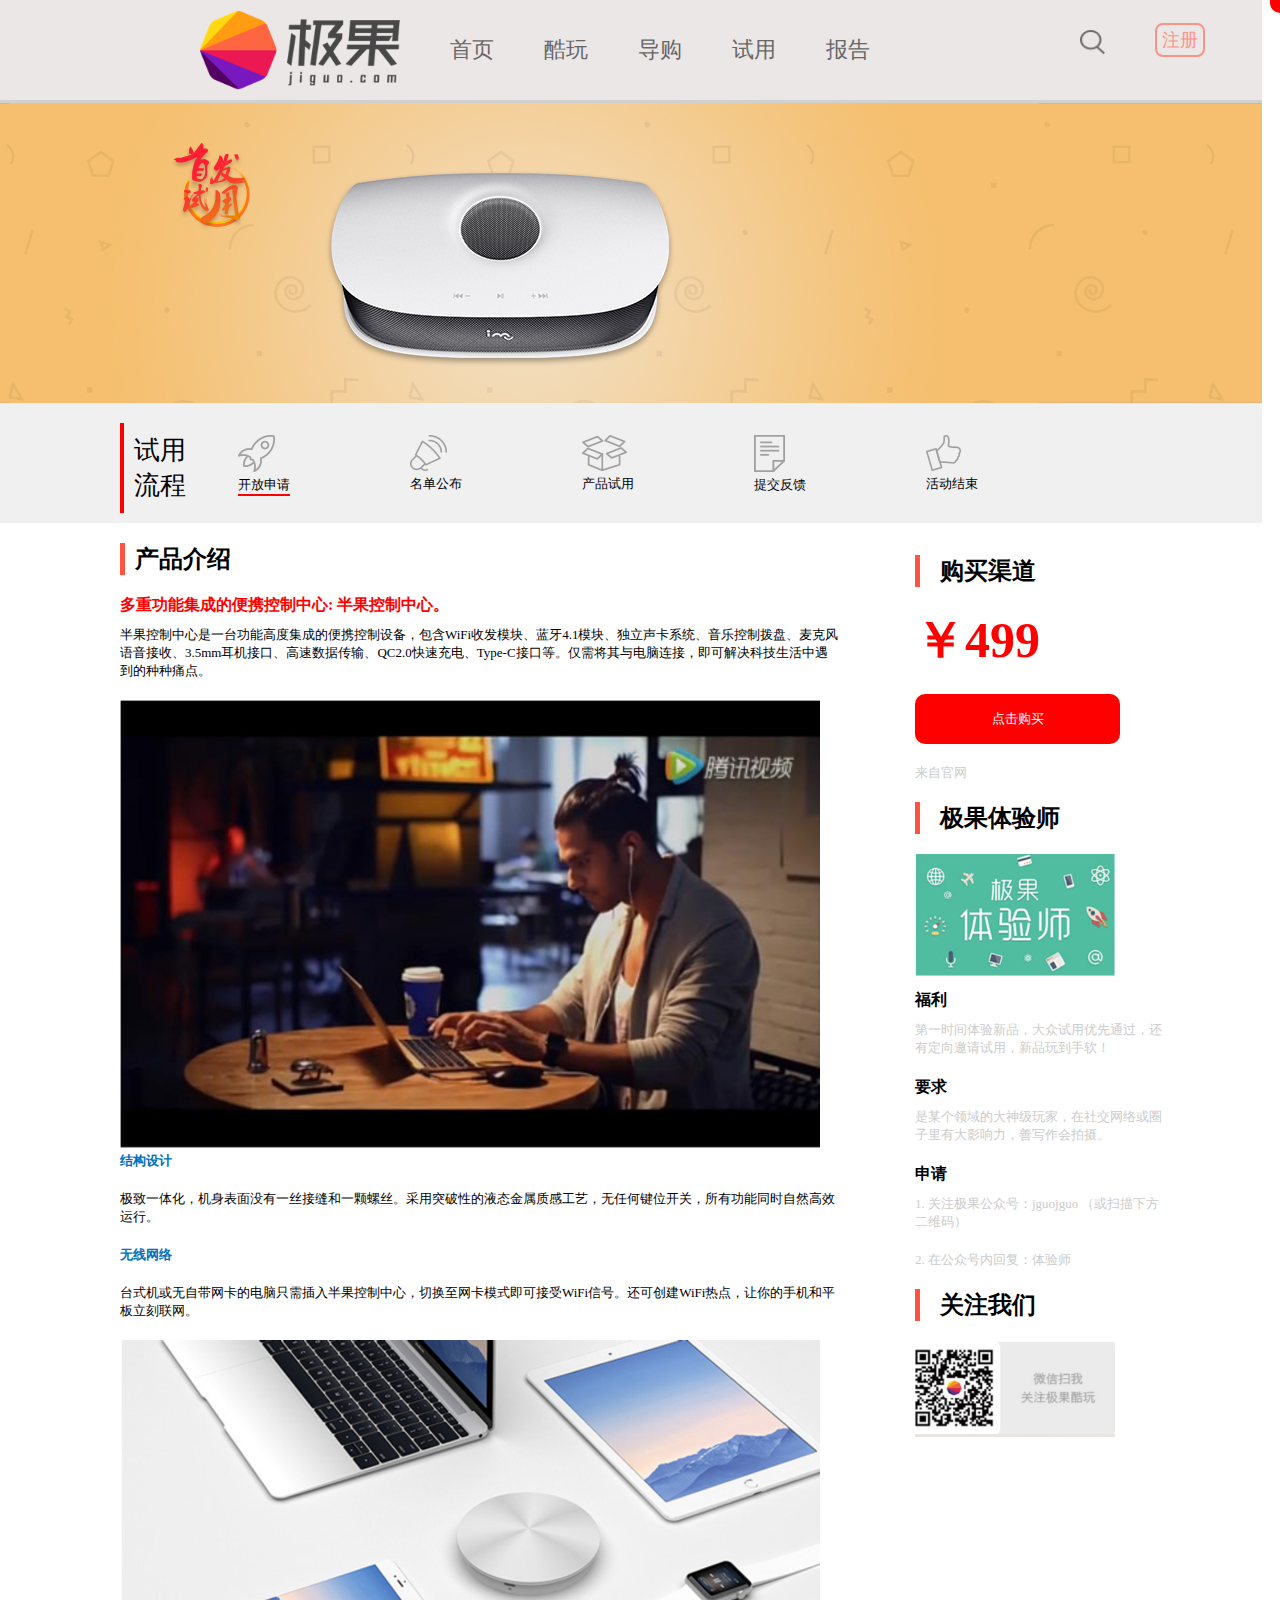
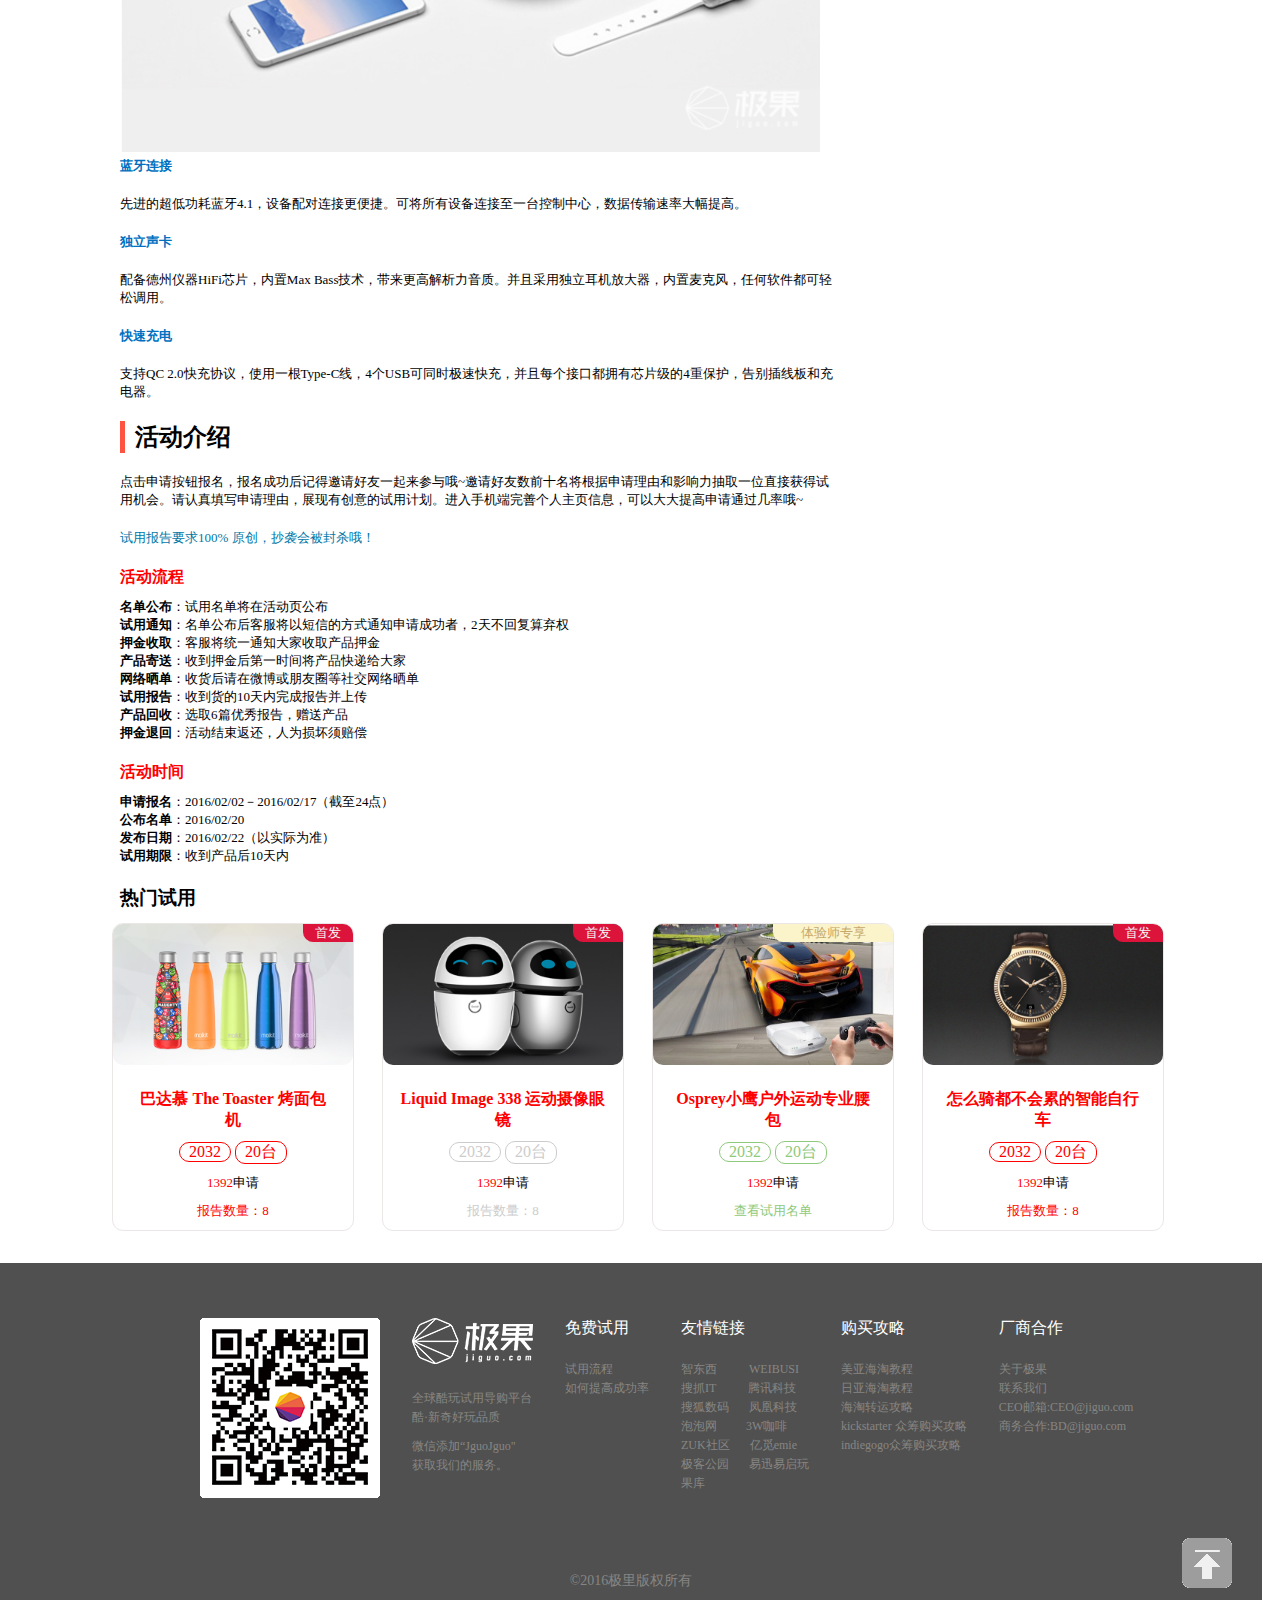
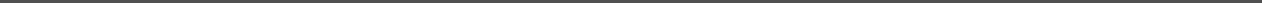
<file: 13.html>
<!DOCTYPE html>
<html lang="en">

<head>
    <meta charset="UTF-8">
    <meta http-equiv="X-UA-Compatible" content="IE=edge">
    <meta name="viewport" content="width=device-width, initial-scale=1.0">
    <title>极果首页</title>
    <link rel="stylesheet" href="./css/13.css">
</head>

<body class="clearfix">
    <!-- 头部 -->
    <header id="dingbu">
        <div>
            <ul>
                <li><a href=""><img src="./img/logonew.png" alt=""></a></li>
                <li><a href="./index.html">首页</a></li>
                <li><a href="">酷玩</a></li>
                <li><a href="">导购</a></li>
                <li><a href="./8.html">试用</a></li>
                <li><a href="">报告</a></li>
                <li><img src="./img/search.png" alt=""></li>
                <li><a href=""> 注册</a></li>
            </ul>
        </div>
    </header>


    <div class="shiy">
         <div id="beiy">
             <img src="./img/13y.img/original.jpg" alt="">
         </div>
         <div id="yinxiangy">
             <h1>幻响小贝HIFI2.1音箱</h1>
             <p><span>126人申请</span> <span>￥599</span> <span>20台</span></p>
            <p>申请时间剩余：13天5小时37分钟</p> 
            <button>立即申请</button>
         </div>

    </div>
    <!-- 导航 -->
    <nav class="clearfix">
        <p>试用<br>流程</p>
        <ul>
            <li>
                <img src="./img/13y.img/use1.png" alt="">
                <p class="kaifang">开放申请</p>
            </li>
            <li>
                <img src="./img/13y.img/use2.png" alt="">
                <p>名单公布</p>
            </li>
            <li>
                <img src="./img/13y.img/use3.png" alt="">
                <p>产品试用</p>
            </li>
            <li>
                <img src="./img/13y.img/use4.png" alt="">
                <p>提交反馈</p>
            </li>
            <li>
                <img src="./img/13y.img/use5.png" alt="">
                <p>活动结束</p>
            </li>
        </ul>
    </nav>
    <!-- 内容 -->
    <article>
        <h2>产品介绍</h2>
        <h4>多重功能集成的便携控制中心: 半果控制中心。</h4>
        <p>半果控制中心是一台功能高度集成的便携控制设备，包含WiFi收发模块、蓝牙4.1模块、独立声卡系统、音乐控制拨盘、麦克风语音接收、3.5mm耳机接口、高速数据传输、QC2.0快速充电、Type-C接口等。仅需将其与电脑连接，即可解决科技生活中遇到的种种痛点。
        </p>
        <img src="./img/13y.img/xuexi.png" alt="">
        <h5>结构设计</h5>
        <p>极致一体化，机身表面没有一丝接缝和一颗螺丝。采用突破性的液态金属质感工艺，无任何键位开关，所有功能同时自然高效运行。</p>
        <h5>无线网络</h5>
        <p>台式机或无自带网卡的电脑只需插入半果控制中心，切换至网卡模式即可接受WiFi信号。还可创建WiFi热点，让你的手机和平板立刻联网。</p>
        <img src="./img/13y.img/手机.png" alt="">
        <h5>蓝牙连接</h5>
        <p>先进的超低功耗蓝牙4.1，设备配对连接更便捷。可将所有设备连接至一台控制中心，数据传输速率大幅提高。</p>
        <h5>独立声卡</h5>
        <p>配备德州仪器HiFi芯片，内置Max Bass技术，带来更高解析力音质。并且采用独立耳机放大器，内置麦克风，任何软件都可轻松调用。</p>
        <h5>快速充电</h5>
        <p>支持QC 2.0快充协议，使用一根Type-C线，4个USB可同时极速快充，并且每个接口都拥有芯片级的4重保护，告别插线板和充电器。</p>
        <h2>活动介绍</h2>
        <p>点击申请按钮报名，报名成功后记得邀请好友一起来参与哦~邀请好友数前十名将根据申请理由和影响力抽取一位直接获得试用机会。请认真填写申请理由，展现有创意的试用计划。进入手机端完善个人主页信息，可以大大提高申请通过几率哦~
        </p>
        <p id="yuany">试用报告要求100% 原创，抄袭会被封杀哦！</p>
        <h4>活动流程</h4>
        <ol>
            <li><span>名单公布</span>：试用名单将在活动页公布</li>
            <li><span>试用通知</span>：名单公布后客服将以短信的方式通知申请成功者，2天不回复算弃权</li>
            <li><span>押金收取</span>：客服将统一通知大家收取产品押金</li>
            <li><span>产品寄送</span>：收到押金后第一时间将产品快递给大家</li>
            <li><span>网络晒单</span>：收货后请在微博或朋友圈等社交网络晒单</li>
            <li><span>试用报告</span>：收到货的10天内完成报告并上传</li>
            <li><span>产品回收</span>：选取6篇优秀报告，赠送产品</li>
            <li><span>押金退回</span>：活动结束返还，人为损坏须赔偿</li>
        </ol>
        <h4>活动时间</h4>
        <ol>
            <li><span>申请报名</span>：2016/02/02－2016/02/17（截至24点）</li>
            <li><span>公布名单</span>：2016/02/20</li>
            <li><span>发布日期</span>：2016/02/22（以实际为准）</li>
            <li><span>试用期限</span>：收到产品后10天内</li>
        </ol>

    </article>
       
        <div class="shiyongy"> 
            <h3> 热门试用 </h3>
            <div class="tuy">
                <div class="shouy">首发</div>
                <p class="miany"><a href="./8.html"><img src="./img/10y.img/hot9.jpg" alt=""></a></p>
                <h4>巴达慕 The Toaster 烤面包<br>机</h4>
                <span class="my">2032</span>
                <span class="ny">20台</span>
                <p class="sheny"><span>1392</span>申请</p>
                <p class="shengy">报告数量：8</p>
            </div>
            <div class="tuy aly">
                <div class="shouy">首发</div>
                <p class="miany"><a href="./8.html"><img src="./img/10y.img/hot8.jpg" alt=""></a></p>
                <h4>Liquid Image 338 运动摄像眼<br>镜</h4>
                <span class="my">2032</span>
                <span class="ny">20台</span>
                <p class="sheny"><span>1392</span>申请</p>
                <p class="shengy">报告数量：8</p>
            </div>
            <div class="tuy aty">
                <div class="xiangy">体验师专享</div>
                <p class="miany"><a href="./8.html"><img src="./img/10y.img/hot10.jpg" alt=""></a></p>
                <h4>Osprey小鹰户外运动专业腰<br>包</h4>
                <span class="my">2032</span>
                <span class="ny">20台</span>
                <p class="sheny"><span>1392</span>申请</p>
                <p class="shengy mny">查看试用名单</p>
            </div>
            <div class="tuy ">
                <div class="shouy">首发</div>
                <p class="miany"><a href="./8.html"><img src="./img/10y.img/hot11.jpg" alt=""></a></p>
                <h4>怎么骑都不会累的智能自行<br>车</h4>
                <span class="my">2032</span>
                <span class="ny">20台</span>
                <p class="sheny"><span>1392</span>申请</p>
                <p class="shengy">报告数量：8</p>
            </div>
        </div>
    <!-- 左右导航扩展 -->
    <aside>
        <h2>购买渠道</h2>
        <h1>￥499</h1>
        <button>点击购买</button>
        <p>来自官网</p>
        <h2>极果体验师</h2>
        <img src="./img/13y.img/tiyan.png" alt="">
        <h4>福利</h4>
        <p>第一时间体验新品，大众试用优先通过，还有定向邀请试用，新品玩到手软！</p>
        <h4>要求</h4>
        <p>是某个领域的大神级玩家，在社交网络或圈子里有大影响力，善写作会拍摄。</p>
        <h4>申请</h4>
        <p>1. 关注极果公众号：jguojguo
            （或扫描下方二维码）</p>
        <p>2. 在公众号内回复：体验师</p>
        <h2>关注我们</h2>
        <img src="./img/13y.img/erwei.png" alt="">

    </aside>

    <!-- 底部 -->
    <footer>

        <div class="di clearfix">
            <ul>
                <li><img src="./img/code.png" alt=""></li>
            </ul>
            <ul>
                <li><a href=""><img src="./img/logoImg.jpg" alt=""></a></li>
                <li><a href="">全球酷玩试用导购平台</a></li>
                <li><a href="">酷·新奇好玩品质</a></li>
                <li><a href="">微信添加“JguoJguo"</a></li>
                <li><a href="">获取我们的服务。</a></li>
            </ul>
            <ul>
                <li><a href="">免费试用</a></li>
                <li><a href="">试用流程</a></li>
                <li><a href="">如何提高成功率</a></li>
            </ul>
            <ul>
                <li><a href="">友情链接</a></li>
                <li><a href="">智东西&nbsp; &nbsp;&nbsp;</a><a href="">WEIBUSI</a></li>
                <li><a href="">搜抓IT &nbsp;&nbsp;&nbsp;</a><a href="">腾讯科技</a></li>
                <li><a href="">搜狐数码</a><a href="">凤凰科技</a></li>
                <li><a href="">泡泡网&nbsp;&nbsp;&nbsp;</a><a href="">3W咖啡</a></li>
                <li><a href="">ZUK社区</a><a href="">亿觅emie</a></li>
                <li><a href="">极客公园</a><a href="">易迅易启玩</a></li>
                <li><a href="">果库</a></li>
            </ul>
            <ul>
                <li><a href="">购买攻略</a></li>
                <li><a href="">美亚海淘教程</a></li>
                <li><a href="">日亚海淘教程</a></li>
                <li><a href="">海淘转运攻略</a></li>
                <li><a href="">kickstarter 众筹购买攻略</a></li>
                <li><a href="">indiegogo众筹购买攻略</a></li>
            </ul>
            <ul>
                <li><a href="">厂商合作</a></li>
                <li><a href="">关于极果</a></li>
                <li><a href="">联系我们</a></li>
                <li><a href="">CEO邮箱:CEO@jiguo.com</a></li>
                <li><a href="">商务合作:BD@jiguo.com</a></li>
            </ul>
        </div>
        <p>&copy;2016极里版权所有</p>
        <div class="top1z"> <a href="#dingbu" class="top"><img src="./img/back.png" alt=""></a></div>
    </footer>
</body>



</html>
</file>
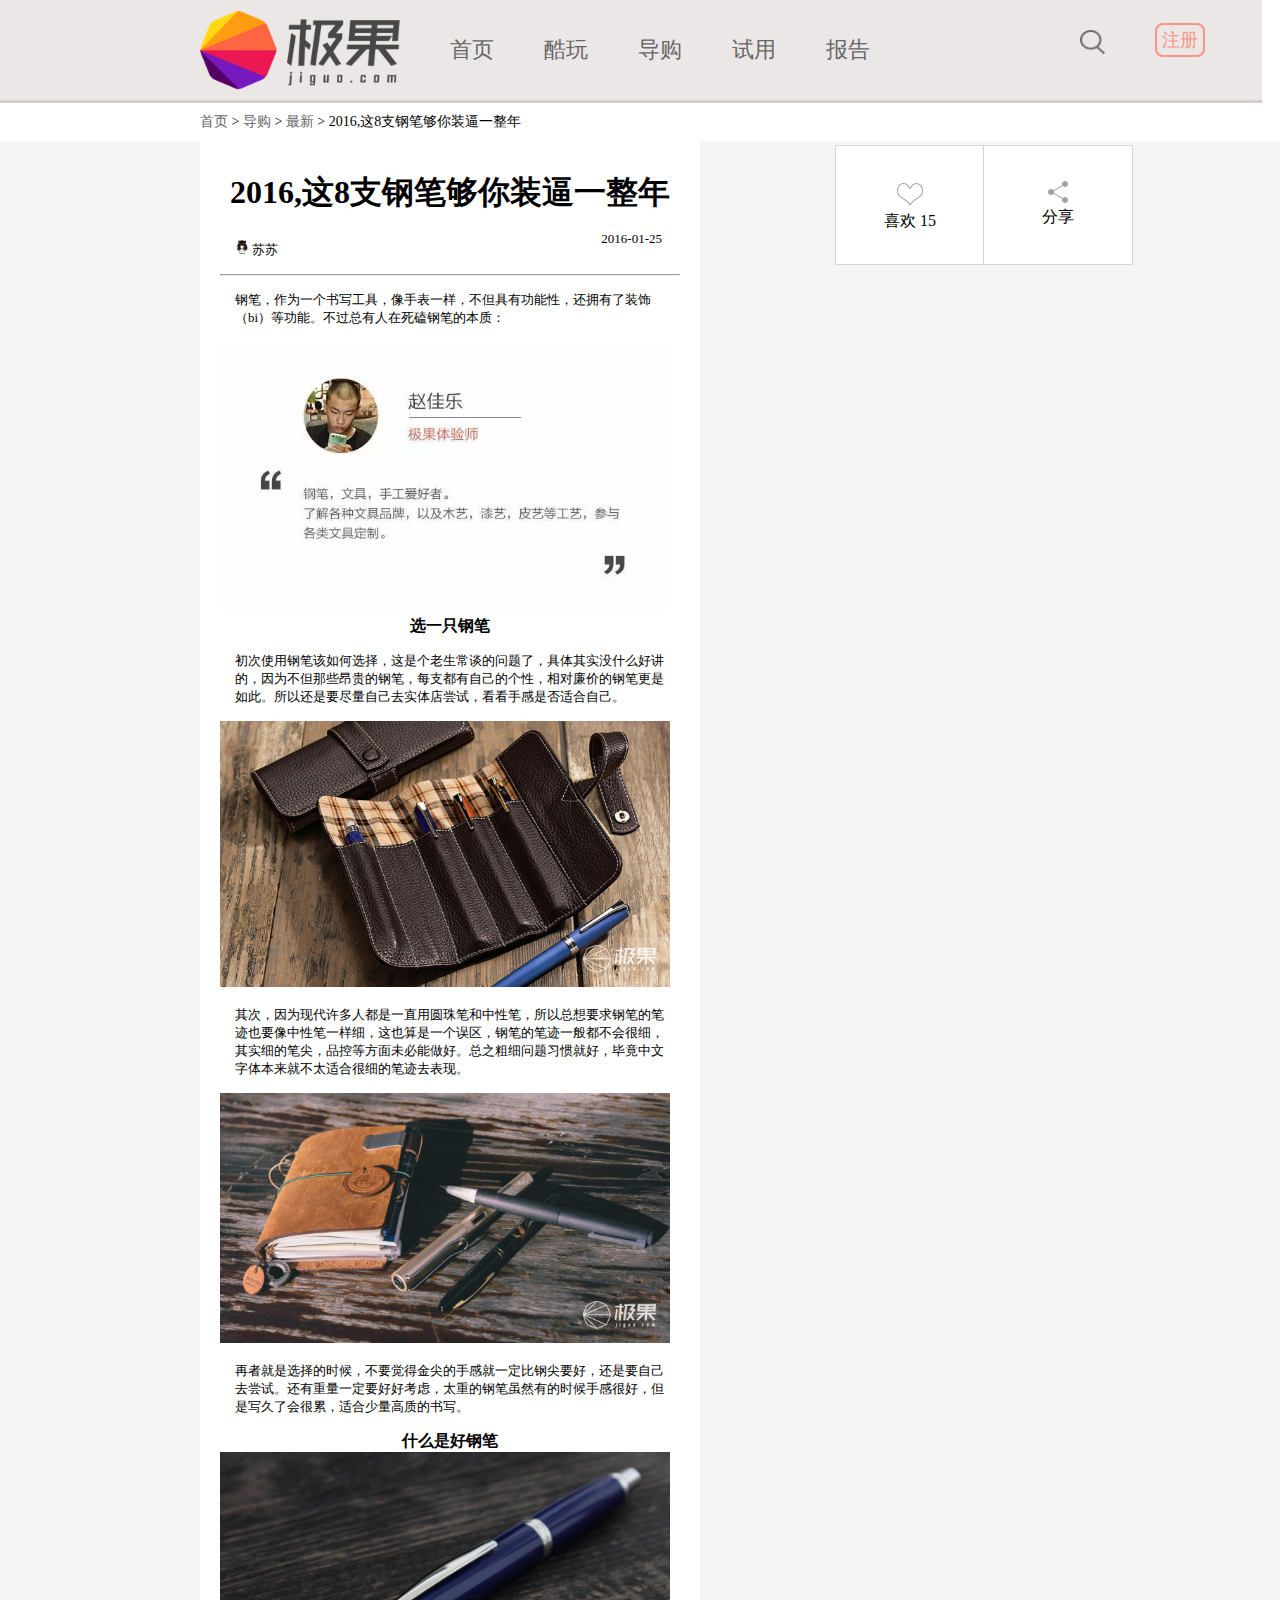
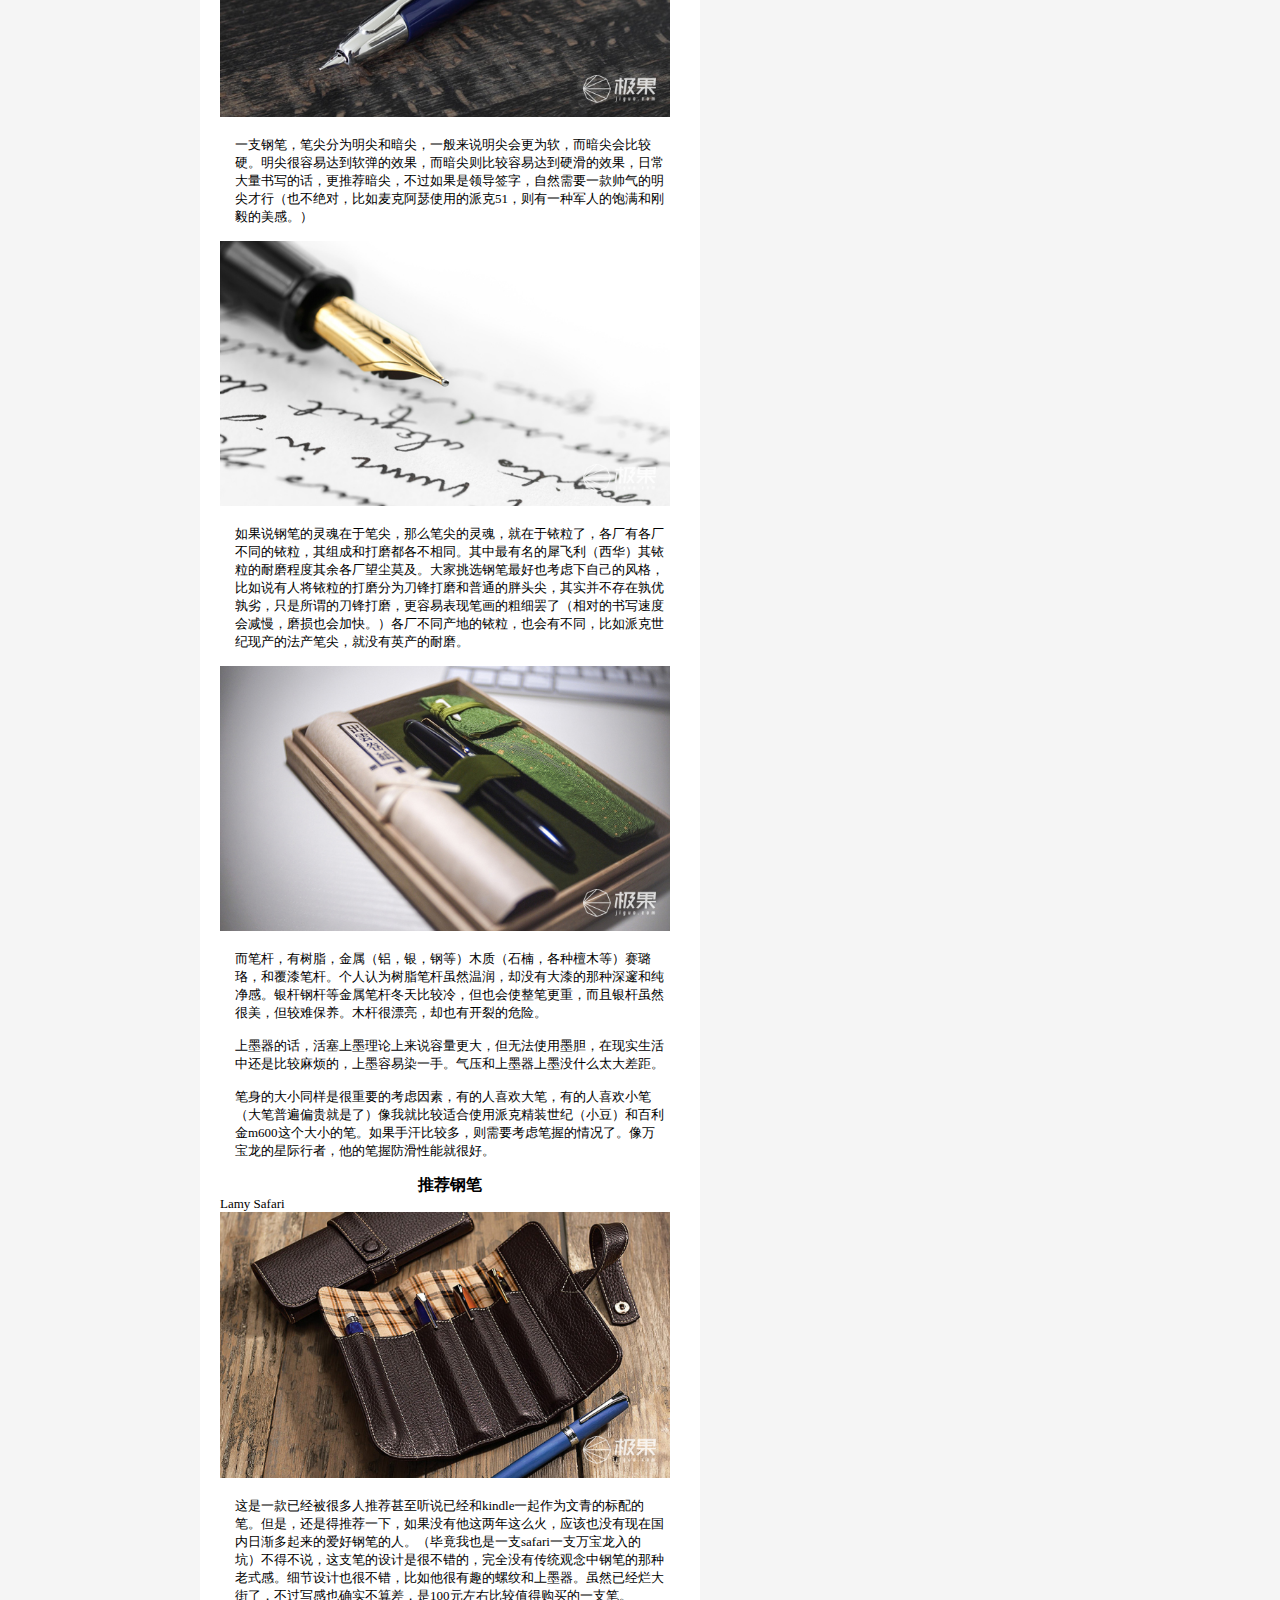
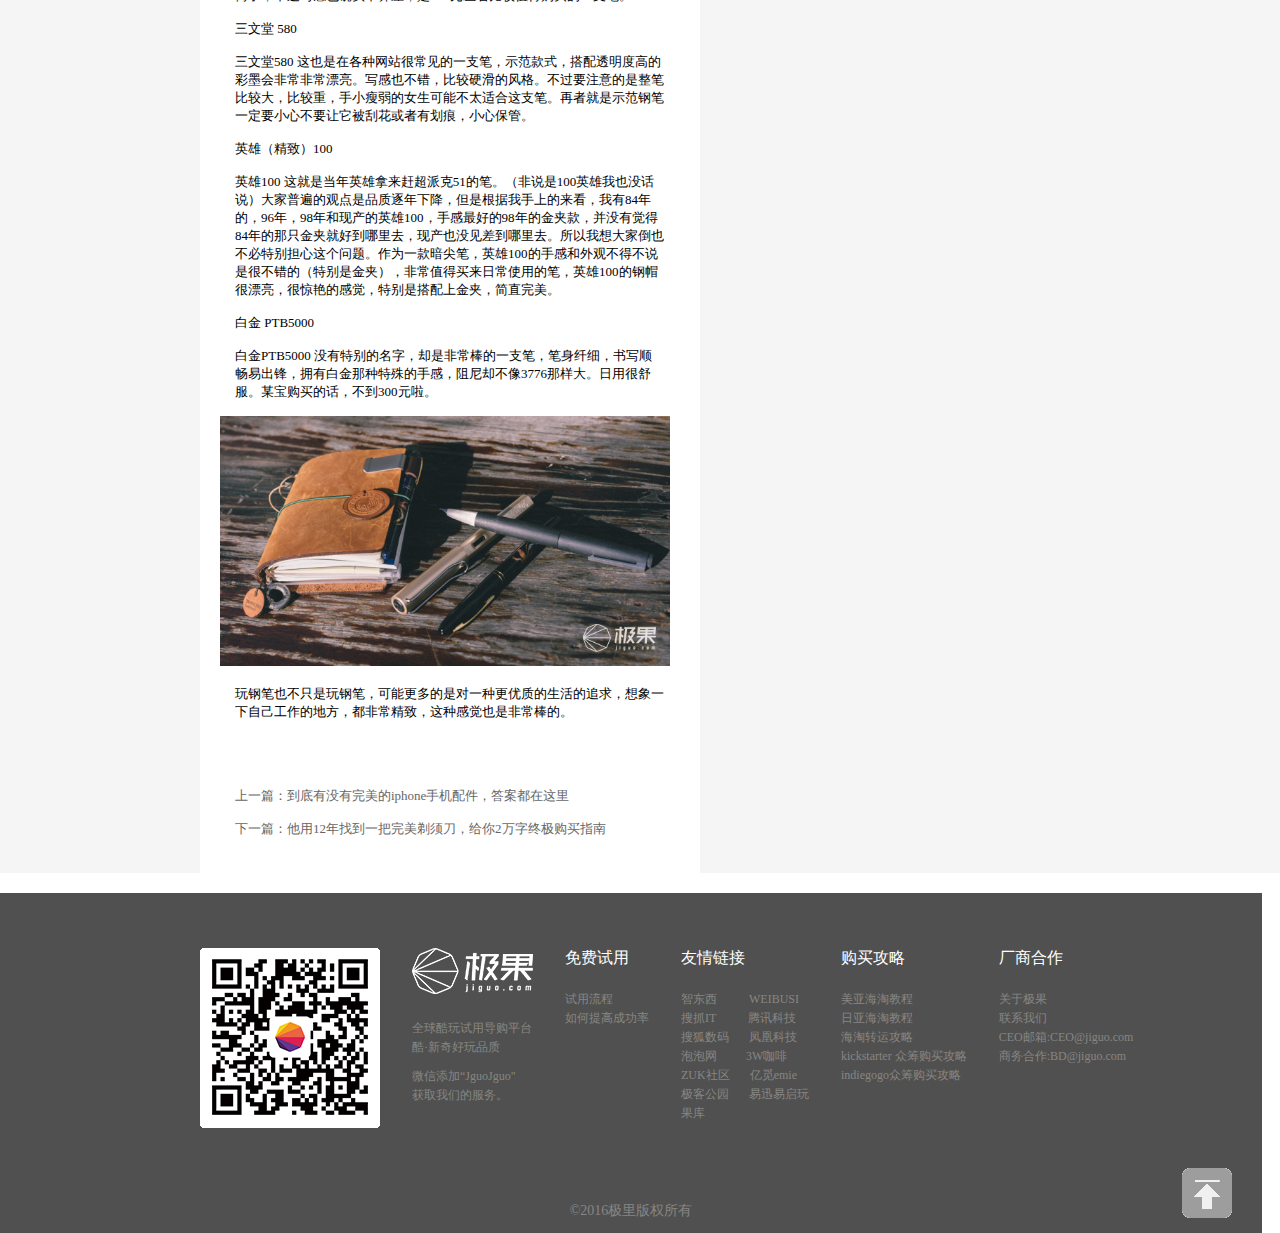
<file: 7.html>
<!DOCTYPE html>
<html lang="en">
<head>
    <meta charset="UTF-8">
    <meta http-equiv="X-UA-Compatible" content="IE=edge">
    <meta name="viewport" content="width=device-width, initial-scale=1.0">
    <title>极果首页</title>
    <link rel="stylesheet" href="./css/7.css">
</head>
<body>
    <!-- 头部 -->
    <header id="dingbu">
        <div>
        <ul>
            <li><a href=""><img src="./img/logonew.png" alt=""></a></li>
            <li><a href="./index.html">首页</a></li>
            <li><a href="">酷玩</a></li>
            <li><a href="">导购</a></li>
            <li><a href="./8.html">试用</a></li>
            <li><a href="">报告</a></li>
            <li><img src="./img/search.png" alt=""></li>
            <li><a href=""> 注册</a></li>
        </ul>
    </div>
    </header>
    <!-- 导航 -->
    <nav>
     <p><a href="./index.html">首页</a> > <a href="">导购</a> > <a href="">最新</a> > 2016,这8支钢笔够你装逼一整年</p>
    </nav>

    <!-- 内容 -->
    <article>
      <div class="boxy">
        <h1>2016,这8支钢笔够你装逼一整年</h1>
        <p class="suy"><img src="./img/7y.img/tx.jpg" alt=""> 苏苏</p>
        <p class="temay">2016-01-25</p>
        <hr>

        <div class="gangy">
            <p>钢笔，作为一个书写工具，像手表一样，不但具有功能性，还拥有了装饰（bi）等功能。不过总有人在死磕钢笔的本质：</p>
            <img src="./img/7y.img/detail.jpg" alt="">
        </div>
        <h4>选一只钢笔</h4>
        <p>初次使用钢笔该如何选择，这是个老生常谈的问题了，具体其实没什么好讲的，因为不但那些昂贵的钢笔，每支都有自己的个性，相对廉价的钢笔更是如此。所以还是要尽量自己去实体店尝试，看看手感是否适合自己。</p>
        <img src="./img/7y.img/detail1.jpg" alt="">
        <p>其次，因为现代许多人都是一直用圆珠笔和中性笔，所以总想要求钢笔的笔迹也要像中性笔一样细，这也算是一个误区，钢笔的笔迹一般都不会很细，其实细的笔尖，品控等方面未必能做好。总之粗细问题习惯就好，毕竟中文字体本来就不太适合很细的笔迹去表现。</p>
        <img src="./img/7y.img/detail2.jpg" alt="">
         <p>再者就是选择的时候，不要觉得金尖的手感就一定比钢尖要好，还是要自己去尝试。还有重量一定要好好考虑，太重的钢笔虽然有的时候手感很好，但是写久了会很累，适合少量高质的书写。</p>
         <h4>什么是好钢笔</h4>
         <img src="./img/7y.img/detail3.jpg" alt="">
        <p>一支钢笔，笔尖分为明尖和暗尖，一般来说明尖会更为软，而暗尖会比较硬。明尖很容易达到软弹的效果，而暗尖则比较容易达到硬滑的效果，日常大量书写的话，更推荐暗尖，不过如果是领导签字，自然需要一款帅气的明尖才行（也不绝对，比如麦克阿瑟使用的派克51，则有一种军人的饱满和刚毅的美感。）</p>
        <img src="./img/7y.img/detail4.jpg" alt="">
        <p>如果说钢笔的灵魂在于笔尖，那么笔尖的灵魂，就在于铱粒了，各厂有各厂不同的铱粒，其组成和打磨都各不相同。其中最有名的犀飞利（西华）其铱粒的耐磨程度其余各厂望尘莫及。大家挑选钢笔最好也考虑下自己的风格，比如说有人将铱粒的打磨分为刀锋打磨和普通的胖头尖，其实并不存在孰优孰劣，只是所谓的刀锋打磨，更容易表现笔画的粗细罢了（相对的书写速度会减慢，磨损也会加快。）各厂不同产地的铱粒，也会有不同，比如派克世纪现产的法产笔尖，就没有英产的耐磨。</p>
        <img src="./img/7y.img/detail5.jpg" alt="">
        <p> 而笔杆，有树脂，金属（铝，银，钢等）木质（石楠，各种檀木等）赛璐珞，和覆漆笔杆。个人认为树脂笔杆虽然温润，却没有大漆的那种深邃和纯净感。银杆钢杆等金属笔杆冬天比较冷，但也会使整笔更重，而且银杆虽然很美，但较难保养。木杆很漂亮，却也有开裂的危险。</p>
        <p>上墨器的话，活塞上墨理论上来说容量更大，但无法使用墨胆，在现实生活中还是比较麻烦的，上墨容易染一手。气压和上墨器上墨没什么太大差距。</p>
       <p>笔身的大小同样是很重要的考虑因素，有的人喜欢大笔，有的人喜欢小笔（大笔普遍偏贵就是了）像我就比较适合使用派克精装世纪（小豆）和百利金m600这个大小的笔。如果手汗比较多，则需要考虑笔握的情况了。像万宝龙的星际行者，他的笔握防滑性能就很好。</p>
        <h4>推荐钢笔</h4>
        <p id="lamy">Lamy Safari</p>
        <img src="./img/7y.img/detail1.jpg" alt="">
        <p>这是一款已经被很多人推荐甚至听说已经和kindle一起作为文青的标配的笔。但是，还是得推荐一下，如果没有他这两年这么火，应该也没有现在国内日渐多起来的爱好钢笔的人。（毕竟我也是一支safari一支万宝龙入的坑）不得不说，这支笔的设计是很不错的，完全没有传统观念中钢笔的那种老式感。细节设计也很不错，比如他很有趣的螺纹和上墨器。虽然已经烂大街了，不过写感也确实不算差，是100元左右比较值得购买的一支笔。</p>
        <p>三文堂 580</p>
        <p>三文堂580 这也是在各种网站很常见的一支笔，示范款式，搭配透明度高的彩墨会非常非常漂亮。写感也不错，比较硬滑的风格。不过要注意的是整笔比较大，比较重，手小瘦弱的女生可能不太适合这支笔。再者就是示范钢笔一定要小心不要让它被刮花或者有划痕，小心保管。</p>
        <p>英雄（精致）100</p>
        <p>英雄100 这就是当年英雄拿来赶超派克51的笔。（非说是100英雄我也没话说）大家普遍的观点是品质逐年下降，但是根据我手上的来看，我有84年的，96年，98年和现产的英雄100，手感最好的98年的金夹款，并没有觉得84年的那只金夹就好到哪里去，现产也没见差到哪里去。所以我想大家倒也不必特别担心这个问题。作为一款暗尖笔，英雄100的手感和外观不得不说是很不错的（特别是金夹），非常值得买来日常使用的笔，英雄100的钢帽很漂亮，很惊艳的感觉，特别是搭配上金夹，简直完美。 </p>
        <p>白金 PTB5000</p>
        <p>白金PTB5000 没有特别的名字，却是非常棒的一支笔，笔身纤细，书写顺畅易出锋，拥有白金那种特殊的手感，阻尼却不像3776那样大。日用很舒服。某宝购买的话，不到300元啦。</p>
        <img src="./img/7y.img/detail2.jpg" alt="">
        <p>玩钢笔也不只是玩钢笔，可能更多的是对一种更优质的生活的追求，想象一下自己工作的地方，都非常精致，这种感觉也是非常棒的。</p>  
        <br>
        <br>
        <p><a href="./7.html">上一篇：到底有没有完美的iphone手机配件，答案都在这里</a></p>
        <p><a href="./7.html">下一篇：他用12年找到一把完美剃须刀，给你2万字终极购买指南</a></p>
      </div>
    </article>

    <!-- 左右导航扩展 -->
    <aside class="biany clearfix">
        <img src="./img/7y.img/xinRedo.png" alt="" id="a1y">
        <p id="a2y">喜欢 15</p>
        <!-- <img src="./img/7y.img/xinRedh.png" alt="" class="yiny">
        <p class="xiy">喜欢 15</p> -->
    </aside>
    <aside class="biany2 clearfix"> 
        <img src="./img/7y.img/share_yj1.png" alt="" id="a3y">
        <p id="a4y">分享</p>
        <!-- <img src="./img/7y.img/shareh_yj1.png" alt="" class="feny1">
        <p class="feny">分享</p> -->
    </aside>
    <!-- 底部 -->
    <footer>
        <div class="di clearfix">
         <ul>
             <li><img src="./img/code.png" alt=""></li>
         </ul>
         <ul>
             <li><a href=""><img src="./img/logoImg.jpg" alt=""></a></li>
             <li><a href="">全球酷玩试用导购平台</a></li>
             <li><a href="">酷·新奇好玩品质</a></li>
             <li><a href="">微信添加“JguoJguo"</a></li>
             <li><a href="">获取我们的服务。</a></li>
         </ul>
         <ul>
             <li><a href="">免费试用</a></li>
             <li><a href="">试用流程</a></li>
             <li><a href="">如何提高成功率</a></li>
         </ul>
         <ul>
             <li><a href="">友情链接</a></li>
             <li><a href="">智东西&nbsp; &nbsp;&nbsp;</a><a href="">WEIBUSI</a></li>
             <li><a href="">搜抓IT &nbsp;&nbsp;&nbsp;</a><a href="">腾讯科技</a></li>
             <li><a href="">搜狐数码</a><a href="">凤凰科技</a></li>
             <li><a href="">泡泡网&nbsp;&nbsp;&nbsp;</a><a href="">3W咖啡</a></li>
             <li><a href="">ZUK社区</a><a href="">亿觅emie</a></li>
             <li><a href="">极客公园</a><a href="">易迅易启玩</a></li>
             <li><a href="">果库</a></li>
         </ul>
         <ul>
             <li><a href="">购买攻略</a></li>
             <li><a href="">美亚海淘教程</a></li>
             <li><a href="">日亚海淘教程</a></li>
             <li><a href="">海淘转运攻略</a></li>
             <li><a href="">kickstarter 众筹购买攻略</a></li>
             <li><a href="">indiegogo众筹购买攻略</a></li>
         </ul>
         <ul>
            <li><a href="">厂商合作</a></li>
            <li><a href="">关于极果</a></li>
            <li><a href="">联系我们</a></li>
            <li><a href="">CEO邮箱:CEO@jiguo.com</a></li>
            <li><a href="">商务合作:BD@jiguo.com</a></li>
        </ul>
    </div>
    <p>&copy;2016极里版权所有</p>
    <div class="top1z"> <a href="#dingbu" class="top"><img src="./img/back.png" alt=""></a></div>
    </footer>
</body>
</html>
</file>
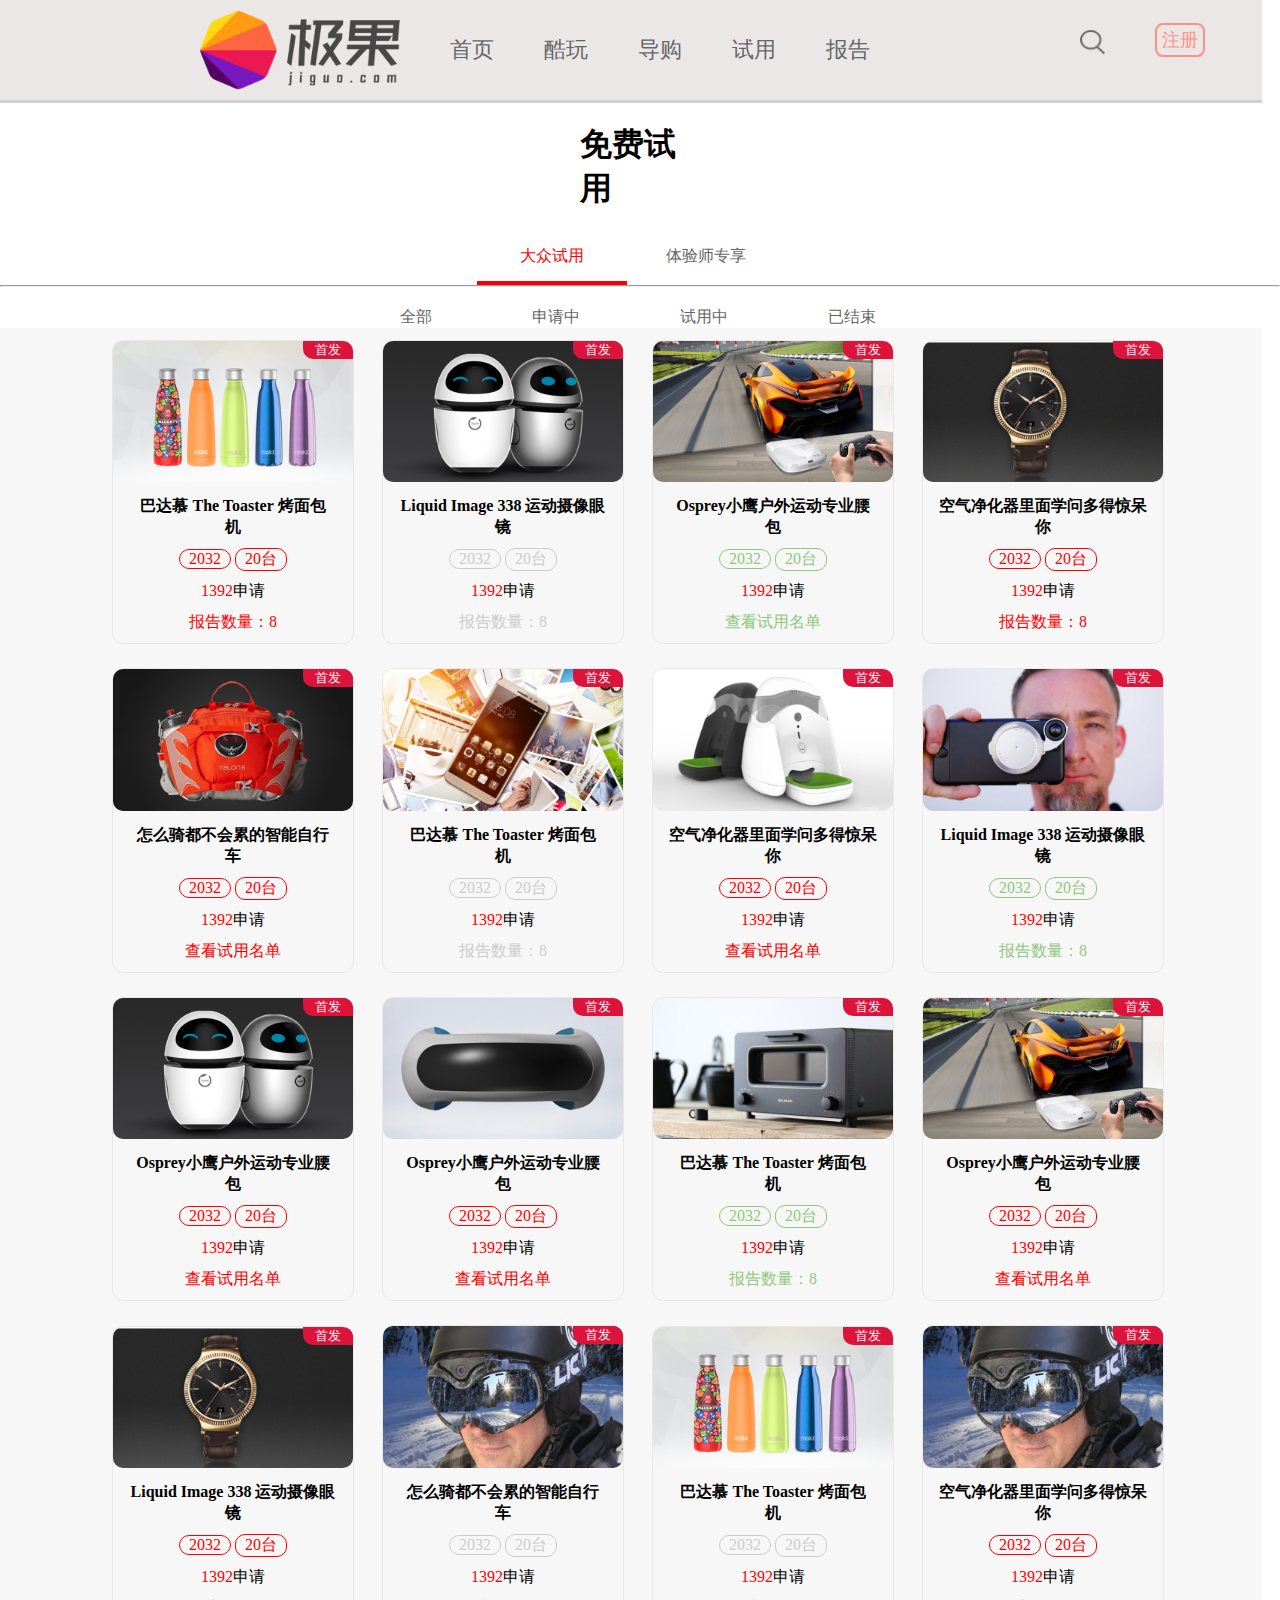
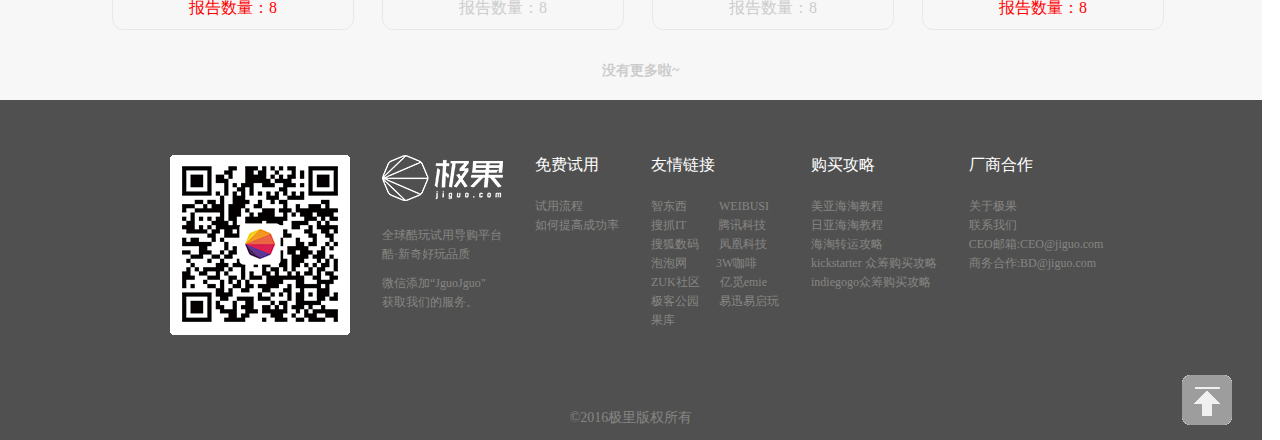
<file: 8.html>
<!DOCTYPE html>
<html lang="en">

<head>
    <meta charset="UTF-8">
    <meta http-equiv="X-UA-Compatible" content="IE=edge">
    <meta name="viewport" content="width=device-width, initial-scale=1.0">
    <title>极果首页</title>
    <link rel="stylesheet" href="./css/8.css">
</head>

<body>
    <!-- 头部 -->
    <header id="dingbu">
        <div>
            <ul>
                <li><a href=""><img src="./img/logonew.png" alt=""></a></li>
                <li><a href="./index.html">首页</a></li>
                <li><a href="">酷玩</a></li>
                <li><a href="">导购</a></li>
                <li><a href="">试用</a></li>
                <li><a href="">报告</a></li>
                <li><img src="./img/search.png" alt=""></li>
                <li><a href=""> 注册</a></li>
            </ul>
        </div>
    </header>
    <!-- 导航 -->
    <nav>
        <h1>免费试用</h1>
        <p class="p1y"><a href="./8.html">大众试用</a></p>
        <p class="p2y"><a href="./12.html">体验师专享</a></p>
        <hr>
        <ul class="quany clearfix">
            <li><a href="./8.html">全部</a></li>
            <li><a href="./9.html">申请中</a></li>
            <li><a href="./10.html">试用中</a></li>
            <li><a href="./11.html">已结束</a></li>
        </ul>
    </nav>
    <!-- 内容 -->
    <article>
        <div class="boxy ">
            <div id="tutuy ">

                <div class="tuy">
                    <div class="shouy">首发</div>
                    <p class="miany"><a href=""><img src="./img/10y.img/hot9.jpg" alt=""></a></p>
                    <h4>巴达慕 The Toaster 烤面包<br>机</h4>
                    <span class="my">2032</span>
                    <span class="ny">20台</span>
                    <p class="sheny"><span>1392</span>申请</p>
                    <p class="shengy">报告数量：8</p>
                </div>
                <div class="tuy aly">
                    <div class="shouy">首发</div>
                    <p class="miany"><a href=""><img src="./img/10y.img/hot8.jpg" alt=""></a></p>
                    <h4>Liquid Image 338 运动摄像眼<br>镜</h4>
                    <span class="my">2032</span>
                    <span class="ny">20台</span>
                    <p class="sheny"><span>1392</span>申请</p>
                    <p class="shengy">报告数量：8</p>
                </div>
                <div class="tuy aty">
                    <div class="shouy">首发</div>
                    <p class="miany"><a href=""><img src="./img/10y.img/hot10.jpg" alt=""></a></p>
                    <h4>Osprey小鹰户外运动专业腰<br>包</h4>
                    <span class="my">2032</span>
                    <span class="ny">20台</span>
                    <p class="sheny"><span>1392</span>申请</p>
                    <p class="shengy mny">查看试用名单</p>
                </div>
                <div class="tuy ">
                    <div class="shouy ">首发</div>
                    <p class="miany"><a href=""><img src="./img/10y.img/hot11.jpg" alt=""></a></p>
                    <h4>空气净化器里面学问多得惊呆<br>你</h4>
                    <span class="my">2032</span>
                    <span class="ny">20台</span>
                    <p class="sheny"><span>1392</span>申请</p>
                    <p class="shengy">报告数量：8</p>
                </div>
                <div class="tuy">
                    <div class="shouy">首发</div>
                    <p class="miany"><a href=""><img src="./img/10y.img/hot2.jpg" alt=""></a></p>
                    <h4>怎么骑都不会累的智能自行<br>车</h4>
                    <span class="my">2032</span>
                    <span class="ny">20台</span>
                    <p class="sheny"><span>1392</span>申请</p>
                    <p class="shengy mny">查看试用名单</p>
                </div>
                <div class="tuy aly">
                    <div class="shouy">首发</div>
                    <p class="miany"><a href=""><img src="./img/10y.img/hot5.jpg" alt=""></a></p>
                    <h4>巴达慕 The Toaster 烤面包<br>机</h4>
                    <span class="my">2032</span>
                    <span class="ny">20台</span>
                    <p class="sheny"><span>1392</span>申请</p>
                    <p class="shengy">报告数量：8</p>
                </div>
                <div class="tuy">
                    <div class="shouy">首发</div>
                    <p class="miany"><a href=""><img src="./img/10y.img/hot6.jpg" alt=""></a></p>
                    <h4>空气净化器里面学问多得惊呆<br>你</h4>
                    <span class="my">2032</span>
                    <span class="ny">20台</span>
                    <p class="sheny"><span>1392</span>申请</p>
                    <p class="shengy mny">查看试用名单</p>
                </div>
                <div class="tuy aty">
                    <div class="shouy">首发</div>
                    <p class="miany"><a href=""><img src="./img/10y.img/hot7.jpg" alt=""></a></p>
                    <h4>Liquid Image 338 运动摄像眼<br>镜</h4>
                    <span class="my">2032</span>
                    <span class="ny">20台</span>
                    <p class="sheny"><span>1392</span>申请</p>
                    <p class="shengy">报告数量：8</p>
                </div>

                <div class="tuy">
                    <div class="shouy">首发</div>
                    <p class="miany"><a href=""><img src="./img/10y.img/hot8.jpg" alt=""></a></p>
                    <h4>Osprey小鹰户外运动专业腰<br>包</h4>
                    <span class="my">2032</span>
                    <span class="ny">20台</span>
                    <p class="sheny"><span>1392</span>申请</p>
                    <p class="shengy mny">查看试用名单</p>
                </div>

                <div class="tuy">
                    <div class="shouy">首发</div>
                    <p class="miany"><a href=""><img src="./img/10y.img/hot12.jpg" alt=""></a></p>
                    <h4>Osprey小鹰户外运动专业腰<br>包</h4>
                    <span class="my">2032</span>
                    <span class="ny">20台</span>
                    <p class="sheny"><span>1392</span>申请</p>
                    <p class="shengy mny">查看试用名单</p>
                </div>
                <div class="tuy aty">
                    <div class="shouy ">首发</div>
                    <p class="miany"><a href=""><img src="./img/10y.img/hot1.jpg" alt=""></a></p>
                    <h4>巴达慕 The Toaster 烤面包<br>机</h4>
                    <span class="my">2032</span>
                    <span class="ny">20台</span>
                    <p class="sheny"><span>1392</span>申请</p>
                    <p class="shengy">报告数量：8</p>
                </div>
                <div class="tuy">
                    <div class="shouy">首发</div>
                    <p class="miany"><a href=""><img src="./img/10y.img/hot10.jpg" alt=""></a></p>
                    <h4>Osprey小鹰户外运动专业腰<br>包</h4>
                    <span class="my">2032</span>
                    <span class="ny">20台</span>
                    <p class="sheny"><span>1392</span>申请</p>
                    <p class="shengy mny">查看试用名单</p>
                </div>
                <div class="tuy">
                    <div class="shouy">首发</div>
                    <p class="miany"><a href=""><img src="./img/10y.img/hot11.jpg" alt=""></a></p>
                    <h4>Liquid Image 338 运动摄像眼<br>镜</h4>
                    <span class="my">2032</span>
                    <span class="ny">20台</span>
                    <p class="sheny"><span>1392</span>申请</p>
                    <p class="shengy">报告数量：8</p>
                </div>

                <div class="tuy aly">
                    <div class="shouy">首发</div>
                    <p class="miany"><a href=""><img src="./img/10y.img/hot3.jpg" alt=""></a></p>
                    <h4>怎么骑都不会累的智能自行<br>车</h4>
                    <span class="my">2032</span>
                    <span class="ny">20台</span>
                    <p class="sheny"><span>1392</span>申请</p>
                    <p class="shengy">报告数量：8</p>
                </div>
                
                <div class="tuy aly">
                    <div class="shouy">首发</div>
                    <p class="miany"><a href=""><img src="./img/10y.img/hot9.jpg" alt=""></a></p>
                    <h4>巴达慕 The Toaster 烤面包<br>机</h4>
                    <span class="my">2032</span>
                    <span class="ny">20台</span>
                    <p class="sheny"><span>1392</span>申请</p>
                    <p class="shengy">报告数量：8</p>
                </div>
                <div class="tuy">
                    <div class="shouy">首发</div>
                    <p class="miany"><a href=""><img src="./img/10y.img/hot3.jpg" alt=""></a></p>
                    <h4>空气净化器里面学问多得惊呆<br>你</h4>
                    <span class="my">2032</span>
                    <span class="ny">20台</span>
                    <p class="sheny"><span>1392</span>申请</p>
                    <p class="shengy">报告数量：8</p>
                </div>



            </div>
            <h3>没有更多啦~</h3>
        </div>
    </article>
    <!-- 左右导航扩展 -->
    <aside id="zuodaohangkuozhan">

    </aside>
    <aside id="youdaohangkuozhan">

    </aside>
    <!-- 底部 -->
    <footer>

        <div class="di clearfix">
            <ul>
                <li><img src="./img/code.png" alt=""></li>
            </ul>
            <ul>
                <li><a href=""><img src="./img/logoImg.jpg" alt=""></a></li>
                <li><a href="">全球酷玩试用导购平台</a></li>
                <li><a href="">酷·新奇好玩品质</a></li>
                <li><a href="">微信添加“JguoJguo"</a></li>
                <li><a href="">获取我们的服务。</a></li>
            </ul>
            <ul>
                <li><a href="">免费试用</a></li>
                <li><a href="">试用流程</a></li>
                <li><a href="">如何提高成功率</a></li>
            </ul>
            <ul>
                <li><a href="">友情链接</a></li>
                <li><a href="">智东西&nbsp; &nbsp;&nbsp;</a><a href="">WEIBUSI</a></li>
                <li><a href="">搜抓IT &nbsp;&nbsp;&nbsp;</a><a href="">腾讯科技</a></li>
                <li><a href="">搜狐数码</a><a href="">凤凰科技</a></li>
                <li><a href="">泡泡网&nbsp;&nbsp;&nbsp;</a><a href="">3W咖啡</a></li>
                <li><a href="">ZUK社区</a><a href="">亿觅emie</a></li>
                <li><a href="">极客公园</a><a href="">易迅易启玩</a></li>
                <li><a href="">果库</a></li>
            </ul>
            <ul>
                <li><a href="">购买攻略</a></li>
                <li><a href="">美亚海淘教程</a></li>
                <li><a href="">日亚海淘教程</a></li>
                <li><a href="">海淘转运攻略</a></li>
                <li><a href="">kickstarter 众筹购买攻略</a></li>
                <li><a href="">indiegogo众筹购买攻略</a></li>
            </ul>
            <ul>
                <li><a href="">厂商合作</a></li>
                <li><a href="">关于极果</a></li>
                <li><a href="">联系我们</a></li>
                <li><a href="">CEO邮箱:CEO@jiguo.com</a></li>
                <li><a href="">商务合作:BD@jiguo.com</a></li>
            </ul>
        </div>
        <p>&copy;2016极里版权所有</p>
        <div class="top1z"> <a href="#dingbu" class="top"><img src="./img/back.png" alt=""></a></div>
    </footer>
</body>



</html>
</file>
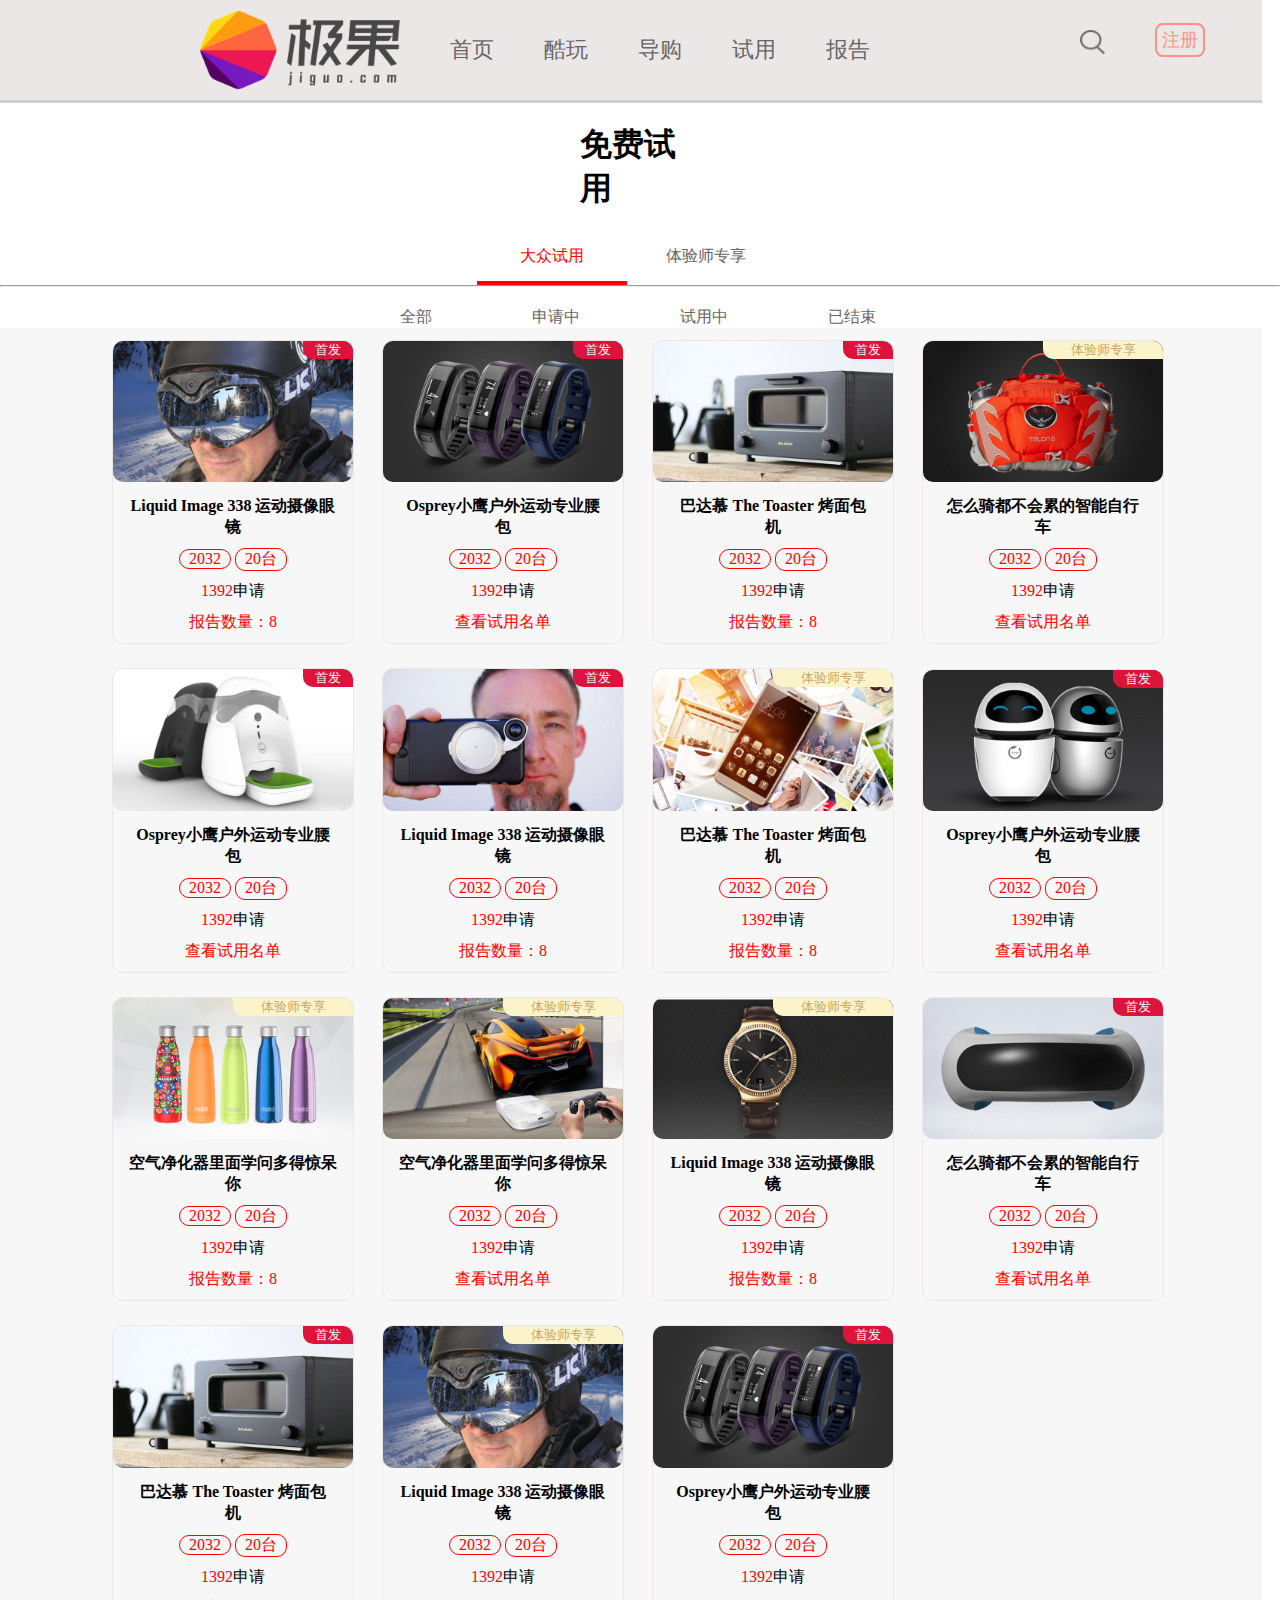
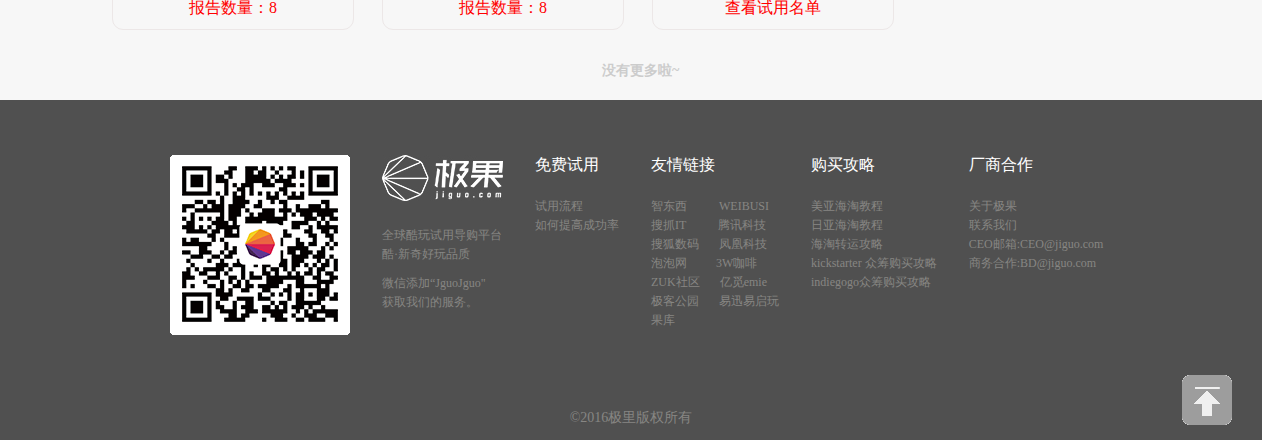
<file: 9.html>
<!DOCTYPE html>
<html lang="en">

<head>
    <meta charset="UTF-8">
    <meta http-equiv="X-UA-Compatible" content="IE=edge">
    <meta name="viewport" content="width=device-width, initial-scale=1.0">
    <title>极果首页</title>
    <link rel="stylesheet" href="./css/9.css">
</head>

<body>
    <!-- 头部 -->
    <header id="dingbu">
        <div>
            <ul>
                <li><a href=""><img src="./img/logonew.png" alt=""></a></li>
                <li><a href="./index.html">首页</a></li>
                <li><a href="">酷玩</a></li>
                <li><a href="">导购</a></li>
                <li><a href="">试用</a></li>
                <li><a href="">报告</a></li>
                <li><img src="./img/search.png" alt=""></li>
                <li><a href=""> 注册</a></li>
            </ul>
        </div>
    </header>
    <!-- 导航 -->
    <nav>
        <h1>免费试用</h1>
        <p class="p1y"><a href="./8.html">大众试用</a></p>
        <p class="p2y"><a href="./12.html">体验师专享</a></p>
        <hr>
        <ul class="quany clearfix">
            <li><a href="./8.html">全部</a></li>
            <li><a href="./9.html">申请中</a></li>
            <li><a href="./10.html">试用中</a></li>
            <li><a href="./11.html">已结束</a></li>
        </ul>
    </nav>
    <!-- 内容 -->
    <article>
        <div class="boxy ">
            <div id="tutuy ">
             
                <div class="tuy">
                    <div class="shouy">首发</div>
                    <p class="miany"><a href=""><img src="./img/10y.img/hot3.jpg" alt=""></a></p>
                    <h4>Liquid Image 338 运动摄像眼<br>镜</h4>
                    <span class="my">2032</span>
                    <span class="ny">20台</span>
                    <p class="sheny"><span>1392</span>申请</p>
                    <p class="shengy">报告数量：8</p>
                </div>
                <div class="tuy">
                    <div class="shouy">首发</div>
                    <p class="miany"><a href=""><img src="./img/10y.img/hot4.jpg" alt=""></a></p>
                    <h4>Osprey小鹰户外运动专业腰<br>包</h4>
                    <span class="my">2032</span>
                    <span class="ny">20台</span>
                    <p class="sheny"><span>1392</span>申请</p>
                    <p class="shengy mny">查看试用名单</p>
                </div>  
                 <div class="tuy ">
                    <div class="shouy ">首发</div>
                    <p class="miany"><a href=""><img src="./img/10y.img/hot1.jpg" alt=""></a></p>
                    <h4>巴达慕 The Toaster 烤面包<br>机</h4>
                    <span class="my">2032</span>
                    <span class="ny">20台</span>
                    <p class="sheny"><span>1392</span>申请</p>
                    <p class="shengy">报告数量：8</p>
                </div>
                <div class="tuy">
                    <div class="xiangy">体验师专享</div>
                    <p class="miany"><a href=""><img src="./img/10y.img/hot2.jpg" alt=""></a></p>
                    <h4>怎么骑都不会累的智能自行<br>车</h4>
                    <span class="my">2032</span>
                    <span class="ny">20台</span>
                    <p class="sheny"><span>1392</span>申请</p>
                    <p class="shengy mny">查看试用名单</p>
                </div>
             
                <div class="tuy">
                    <div class="shouy">首发</div>
                    <p class="miany"><a href=""><img src="./img/10y.img/hot6.jpg" alt=""></a></p>
                    <h4>Osprey小鹰户外运动专业腰<br>包</h4>
                    <span class="my">2032</span>
                    <span class="ny">20台</span>
                    <p class="sheny"><span>1392</span>申请</p>
                    <p class="shengy mny">查看试用名单</p>
                </div>
                <div class="tuy">
                    <div class="shouy">首发</div>
                    <p class="miany"><a href=""><img src="./img/10y.img/hot7.jpg" alt=""></a></p>
                    <h4>Liquid Image 338 运动摄像眼<br>镜</h4>
                    <span class="my">2032</span>
                    <span class="ny">20台</span>
                    <p class="sheny"><span>1392</span>申请</p>
                    <p class="shengy">报告数量：8</p>
                </div>  
                 <div class="tuy">
                    <div class="xiangy">体验师专享</div>
                    <p class="miany"><a href=""><img src="./img/10y.img/hot5.jpg" alt=""></a></p>
                    <h4>巴达慕 The Toaster 烤面包<br>机</h4>
                    <span class="my">2032</span>
                    <span class="ny">20台</span>
                    <p class="sheny"><span>1392</span>申请</p>
                    <p class="shengy">报告数量：8</p>
                </div>
                <div class="tuy">
                    <div class="shouy">首发</div>
                    <p class="miany"><a href=""><img src="./img/10y.img/hot8.jpg" alt=""></a></p>
                    <h4>Osprey小鹰户外运动专业腰<br>包</h4>
                    <span class="my">2032</span>
                    <span class="ny">20台</span>
                    <p class="sheny"><span>1392</span>申请</p>
                    <p class="shengy mny">查看试用名单</p>
                </div>
                <div class="tuy">
                    <div class="xiangy">体验师专享</div>
                    <p class="miany"><a href=""><img src="./img/10y.img/hot9.jpg" alt=""></a></p>
                    <h4>空气净化器里面学问多得惊呆<br>你</h4>
                    <span class="my">2032</span>
                    <span class="ny">20台</span>
                    <p class="sheny"><span>1392</span>申请</p>
                    <p class="shengy">报告数量：8</p>
                </div>
                <div class="tuy">
                    <div class="xiangy">体验师专享</div>
                    <p class="miany"><a href=""><img src="./img/10y.img/hot10.jpg" alt=""></a></p>
                    <h4>空气净化器里面学问多得惊呆<br>你</h4>
                    <span class="my">2032</span>
                    <span class="ny">20台</span>
                    <p class="sheny"><span>1392</span>申请</p>
                    <p class="shengy mny">查看试用名单</p>
                </div>
                <div class="tuy">
                    <div class="xiangy">体验师专享</div>
                    <p class="miany"><a href=""><img src="./img/10y.img/hot11.jpg" alt=""></a></p>
                    <h4>Liquid Image 338 运动摄像眼<br>镜</h4>
                    <span class="my">2032</span>
                    <span class="ny">20台</span>
                    <p class="sheny"><span>1392</span>申请</p>
                    <p class="shengy">报告数量：8</p>
                </div>
                <div class="tuy">
                    <div class="shouy">首发</div>
                    <p class="miany"><a href=""><img src="./img/10y.img/hot12.jpg" alt=""></a></p>
                    <h4>怎么骑都不会累的智能自行<br>车</h4>
                    <span class="my">2032</span>
                    <span class="ny">20台</span>
                    <p class="sheny"><span>1392</span>申请</p>
                    <p class="shengy mny">查看试用名单</p>
                </div>
                <div class="tuy ">
                    <div class="shouy ">首发</div>
                    <p class="miany"><a href=""><img src="./img/10y.img/hot1.jpg" alt=""></a></p>
                    <h4>巴达慕 The Toaster 烤面包<br>机</h4>
                    <span class="my">2032</span>
                    <span class="ny">20台</span>
                    <p class="sheny"><span>1392</span>申请</p>
                    <p class="shengy">报告数量：8</p>
                </div>
                <div class="tuy">
                    <div class="xiangy">体验师专享</div>
                    <p class="miany"><a href=""><img src="./img/10y.img/hot3.jpg" alt=""></a></p>
                    <h4>Liquid Image 338 运动摄像眼<br>镜</h4>
                    <span class="my">2032</span>
                    <span class="ny">20台</span>
                    <p class="sheny"><span>1392</span>申请</p>
                    <p class="shengy">报告数量：8</p>
                </div>
                <div class="tuy">
                    <div class="shouy">首发</div>
                    <p class="miany"><a href=""><img src="./img/10y.img/hot4.jpg" alt=""></a></p>
                    <h4>Osprey小鹰户外运动专业腰<br>包</h4>
                    <span class="my">2032</span>
                    <span class="ny">20台</span>
                    <p class="sheny"><span>1392</span>申请</p>
                    <p class="shengy mny">查看试用名单</p>
                </div>
                

            </div>
            <h3>没有更多啦~</h3>
        </div>
    </article>
    <!-- 左右导航扩展 -->
    <aside id="zuodaohangkuozhan">

    </aside>
    <aside id="youdaohangkuozhan">

    </aside>
    <!-- 底部 -->
    <footer>

        <div class="di clearfix">
            <ul>
                <li><img src="./img/code.png" alt=""></li>
            </ul>
            <ul>
                <li><a href=""><img src="./img/logoImg.jpg" alt=""></a></li>
                <li><a href="">全球酷玩试用导购平台</a></li>
                <li><a href="">酷·新奇好玩品质</a></li>
                <li><a href="">微信添加“JguoJguo"</a></li>
                <li><a href="">获取我们的服务。</a></li>
            </ul>
            <ul>
                <li><a href="">免费试用</a></li>
                <li><a href="">试用流程</a></li>
                <li><a href="">如何提高成功率</a></li>
            </ul>
            <ul>
                <li><a href="">友情链接</a></li>
                <li><a href="">智东西&nbsp; &nbsp;&nbsp;</a><a href="">WEIBUSI</a></li>
                <li><a href="">搜抓IT &nbsp;&nbsp;&nbsp;</a><a href="">腾讯科技</a></li>
                <li><a href="">搜狐数码</a><a href="">凤凰科技</a></li>
                <li><a href="">泡泡网&nbsp;&nbsp;&nbsp;</a><a href="">3W咖啡</a></li>
                <li><a href="">ZUK社区</a><a href="">亿觅emie</a></li>
                <li><a href="">极客公园</a><a href="">易迅易启玩</a></li>
                <li><a href="">果库</a></li>
            </ul>
            <ul>
                <li><a href="">购买攻略</a></li>
                <li><a href="">美亚海淘教程</a></li>
                <li><a href="">日亚海淘教程</a></li>
                <li><a href="">海淘转运攻略</a></li>
                <li><a href="">kickstarter 众筹购买攻略</a></li>
                <li><a href="">indiegogo众筹购买攻略</a></li>
            </ul>
            <ul>
                <li><a href="">厂商合作</a></li>
                <li><a href="">关于极果</a></li>
                <li><a href="">联系我们</a></li>
                <li><a href="">CEO邮箱:CEO@jiguo.com</a></li>
                <li><a href="">商务合作:BD@jiguo.com</a></li>
            </ul>
        </div>
        <p>&copy;2016极里版权所有</p>
        <div class="top1z"> <a href="#dingbu" class="top"><img src="./img/back.png" alt=""></a></div>
    </footer>
</body>



</html>
</file>
<file: css/10.css>
*{
    margin: 0;
    padding: 0;
}
span{
    display: inline-block;
}
.clearfix::after{
    content: "";
    display: block;
    clear: both;
}
a{
    text-decoration: none;
    color:#666;
}
a:hover{
    color:orange ;
}
li{
   list-style: none;
}
/* 头部css */
header{
    width: 1262px;
    height: 100px;
    background-color: rgb(236, 231, 231);
    border-bottom: 3px solid#d0d0d0;
}
header ul li{
    float: left;
    padding-left: 50px;
}
header ul li img:nth-of-type(1){
    width: 200px;
    height: 80px;
}
header ul li:nth-of-type(1){
    margin-left: 150px;
    margin-top: 10px;
}
header ul li:nth-of-type(2) a,
header ul li:nth-of-type(3) a,
header ul li:nth-of-type(4) a,
header ul li:nth-of-type(5) a,
header ul li:nth-of-type(6) a{
    width: 100px;
    height: 100px;
    line-height: 100px;
    font-size: 22px;
    color: #666;
}
header ul li:nth-of-type(7) img{
    width: 25px;
    height: 25px;
    margin-top: 30px;
    margin-left: 160px;
}
header ul li:nth-of-type(8) a{
    line-height: 80px;
    font-size: 18px;
    color:#fb9384 ;
    border: 2px solid #fb9384 ;
    margin-top: 20px;
    padding:5px 5px;
    border-radius: 8px;
    
}
header ul li a:hover{
    color:orange;
}

/* nav */


nav h1{
    margin: 20px auto;
    width: 120px;
}


.p1y,.p2y{
    display: inline-block ;
     text-align: center;
    line-height: 50px;
    width: 150px;
    height: 50px;
    
    
}
.p1y{
    margin-left: 477px;
    border-bottom: 4px solid red;
}
.p1y a{
    color: red;
}

nav .quany li{
    float: left;
    margin-left: 100px;
}

nav .quany{
    margin-left: 300px;
    margin-top: 20px;
}

/* 主题 */
.boxy{
    box-sizing: border-box;
    width: 1262px;
    padding-left: 100px;
    background-color: #F7F7F7;
  
}
#tutuy{
    overflow: hidden;
}
.tuy{
    display: inline-block;
    margin: 12px;
    width: 240px;
    text-align: center;
    position: relative;
    border: 1px solid rgb(236, 231, 231);
    border-radius: 11px;
    
}
.tuy .miany img{
    width: 240px;
    border-radius: 10px;
}

h4{
    margin-top: 10px;
    margin-bottom: 10px;
}
.tuy>span{
    width: 50px;
    border: 1px solid #CCCCCC;
    border-radius: 10px;
    color: #CCCCCC;
}

.shouy{
    position: absolute;
    right: 0;
    top: 0;
    font-size: 13px;
    border-radius: 0px 10px 0px 10px;
    width: 50px;
    color: whitesmoke;
    background-color: crimson;
}

.xiangy{
    position: absolute;
    right: 0;
    top: 0;
    font-size: 13px;
    border-radius: 0px 10px 0px 10px;
    width: 120px;
    color: #C6A96A;
    background-color: #FBF4CB;

}
.sheny{
    margin-top: 10px;
    margin-bottom: 10px;
}

.sheny>span{
    color: red;
}

.shengy{
    margin-top: 10px;
    margin-bottom: 10px;
    color: #8FC97B;
}

.tuy .my,.tuy .ny{
    color: #8FC97B;
    border: 1px solid #8FC97B;
}
.tuy .mny{
    color: #8FC97B;
}



article h3{
    margin-top: 20px;
    padding-left: 502px;
    padding-bottom: 20px;
     color: #CCCCCC;
     font-size: 14px;
     box-sizing: border-box;
 }
 


/* 底部css */
footer{
    width: 1262px;
    height: 340px;
    background-color: #505050;
    position: relative;
   
}
.di ul{
    float: left;
    margin-top: 55px;
    margin-left: 32px;
}
.di ul:nth-of-type(1){
    margin-left: 170px;
}
.di ul li a{
    font-size: 12px;
    color: #878683;
}
.di ul li a:hover{
    color: orange;
}
.di ul li:nth-of-type(2){
  margin-top: 20px;
}
.di ul li:nth-of-type(1) a{
   color: white;
   font-size: 16px;
  }
  .di ul li:nth-of-type(1) a:hover{
      color: orange;
  }
  .di ul:nth-of-type(2) li:nth-of-type(4){
      margin-top: 10px;
  }
  .di ul:nth-of-type(4) li a:nth-of-type(2){
      margin-left: 20px;
  }

 footer p{
      font-size: 14px;
      color: #878683 ;
      text-align: center;
      margin-top: 70px;
  }
  .top1z{
    position: absolute;
    top: 265px;
    right: 30px;    
}
.top1z img{
    padding-top: 10px;
    padding-left: 5px;
}
</file>
<file: css/11.css>
*{
    margin: 0;
    padding: 0;
}
span{
    display: inline-block;
}
.clearfix::after{
    content: "";
    display: block;
    clear: both;
}
a{
    text-decoration: none;
    color:#666;
}
a:hover{
    color:orange ;
}
li{
   list-style: none;
}
/* 头部css */
header{
    width: 1262px;
    height: 100px;
    background-color: rgb(236, 231, 231);
    border-bottom: 3px solid#d0d0d0;
}
header ul li{
    float: left;
    padding-left: 50px;
}
header ul li img:nth-of-type(1){
    width: 200px;
    height: 80px;
}
header ul li:nth-of-type(1){
    margin-left: 150px;
    margin-top: 10px;
}
header ul li:nth-of-type(2) a,
header ul li:nth-of-type(3) a,
header ul li:nth-of-type(4) a,
header ul li:nth-of-type(5) a,
header ul li:nth-of-type(6) a{
    width: 100px;
    height: 100px;
    line-height: 100px;
    font-size: 22px;
    color: #666;
}
header ul li:nth-of-type(7) img{
    width: 25px;
    height: 25px;
    margin-top: 30px;
    margin-left: 160px;
}
header ul li:nth-of-type(8) a{
    line-height: 80px;
    font-size: 18px;
    color:#fb9384 ;
    border: 2px solid #fb9384 ;
    margin-top: 20px;
    padding:5px 5px;
    border-radius: 8px;
    
}
header ul li a:hover{
    color:orange;
}
/* nav */
nav h1{
    margin: 20px auto;
    width: 120px;
}


.p1y,.p2y{
    display: inline-block ;
     text-align: center;
    line-height: 50px;
    width: 150px;
    height: 50px;
    
    
}
.p1y{
    margin-left: 477px;
    border-bottom: 4px solid red;
}
.p1y a{
    color: red;
}

nav .quany li{
    float: left;
    margin-left: 100px;
}

nav .quany{
    margin-left: 300px;
    margin-top: 20px;
}

/* 主题 */
.boxy{
    box-sizing: border-box;
    width: 1262px;
    padding-left: 100px;
    background-color: #F7F7F7;
  
}
#tutuy{
    overflow: hidden;
}
.tuy{
    display: inline-block;
    margin: 12px;
    width: 240px;
    text-align: center;
    position: relative;
    border: 1px solid rgb(236, 231, 231);
    border-radius: 11px;
    
}
.tuy .miany img{
    width: 240px;
    border-radius: 10px;
}

h4{
    margin-top: 10px;
    margin-bottom: 10px;
}
.tuy>span{
    width: 50px;
    border: 1px solid #CCCCCC;
    border-radius: 10px;
    color: #CCCCCC;
}

.shouy{
    position: absolute;
    right: 0;
    top: 0;
    font-size: 13px;
    border-radius: 0px 10px 0px 10px;
    width: 50px;
    color: whitesmoke;
    background-color: crimson;
}

.xiangy{
    position: absolute;
    right: 0;
    top: 0;
    font-size: 13px;
    border-radius: 0px 10px 0px 10px;
    width: 120px;
    color: #C6A96A;
    background-color: #FBF4CB;

}
.sheny{
    margin-top: 10px;
    margin-bottom: 10px;
}

.sheny>span{
    color: red;
}

.shengy{
    margin-top: 10px;
    margin-bottom: 10px;
    color: #CCCCCC;
}

.tuy .my,.tuy .ny{
    color: #CCCCCC;
    border: 1px solid #CCCCCC;
}
.tuy .mny{
    color: #CCCCCC;
}




article h3{
   margin-top: 20px;
   padding-left: 502px;
   padding-bottom: 20px;
    color: #CCCCCC;
    font-size: 14px;
    box-sizing: border-box;
}



/* 底部css */
footer{
    width: 1262px;
    height: 340px;
    background-color: #505050;
    position: relative;
}
.di ul{
    float: left;
    margin-top: 55px;
    margin-left: 32px;
}
.di ul:nth-of-type(1){
    margin-left: 200px;
}
.di ul li a{
    font-size: 12px;
    color: #878683;
}
.di ul li a:hover{
    color: orange;
}
.di ul li:nth-of-type(2){
  margin-top: 20px;
}
.di ul li:nth-of-type(1) a{
   color: white;
   font-size: 16px;
  }
  .di ul li:nth-of-type(1) a:hover{
      color: orange;
  }
  .di ul:nth-of-type(2) li:nth-of-type(4){
      margin-top: 10px;
  }
  .di ul:nth-of-type(4) li a:nth-of-type(2){
      margin-left: 20px;
  }

 footer p{
      font-size: 14px;
      color: #878683 ;
      text-align: center;
      margin-top: 70px;
  }
  .top1z{
    position: absolute;
    top: 265px;
    right: 30px;    
}
.top1z img{
    padding-top: 10px;
    padding-left: 5px;
}
</file>
<file: css/12.css>
*{
    margin: 0;
    padding: 0;
}
span{
    display: inline-block;
}
.clearfix::after{
    content: "";
    display: block;
    clear: both;
}
a{
    text-decoration: none;
    color:#666;
}
a:hover{
    color:orange ;
}
li{
   list-style: none;
}
/* 头部css */
header{
    width: 1262px;
    height: 100px;
    background-color: rgb(236, 231, 231);
    border-bottom: 3px solid#d0d0d0;
}
header ul li{
    float: left;
    padding-left: 50px;
}
header ul li img:nth-of-type(1){
    width: 200px;
    height: 80px;
}
header ul li:nth-of-type(1){
    margin-left: 150px;
    margin-top: 10px;
}
header ul li:nth-of-type(2) a,
header ul li:nth-of-type(3) a,
header ul li:nth-of-type(4) a,
header ul li:nth-of-type(5) a,
header ul li:nth-of-type(6) a{
    width: 100px;
    height: 100px;
    line-height: 100px;
    font-size: 22px;
    color: #666;
}
header ul li:nth-of-type(7) img{
    width: 25px;
    height: 25px;
    margin-top: 30px;
    margin-left: 160px;
}
header ul li:nth-of-type(8) a{
    line-height: 80px;
    font-size: 18px;
    color:#fb9384 ;
    border: 2px solid #fb9384 ;
    margin-top: 20px;
    padding:5px 5px;
    border-radius: 8px;
    
}
header ul li a:hover{
    color:orange;
}

/* nav */


nav h1{
    margin: 20px auto;
    width: 120px;
}

.p1y,.p2y{
    display: inline-block ;
     text-align: center;
    line-height: 50px;
    width: 150px;
    height: 50px;
    
    
}
.p1y{
    margin-left: 477px;
    
}
.p2y{
        border-bottom: 4px solid red;
}
.p2y a{

    color: red;
}

nav .quany li{
    float: left;
    margin-left: 100px;
}

nav .quany{
    margin-left: 300px;
    margin-top: 20px;
}

/* 主题 */
.boxy{
    box-sizing: border-box;
    width: 1262px;
    padding-left: 100px;
    background-color: #F7F7F7;
  
}
#tutuy{
    overflow: hidden;
}
.tuy{
    display: inline-block;
    margin: 12px;
    width: 240px;
    text-align: center;
    position: relative;
    border: 1px solid rgb(236, 231, 231);
    border-radius: 11px;
    
}
.tuy .miany img{
    width: 240px;
    border-radius: 10px;
}

h4{
    margin-top: 10px;
    margin-bottom: 10px;
}
.tuy>span{
    width: 50px;
    border: 1px solid #CCCCCC;
    border-radius: 10px;
    color: #CCCCCC;
}

.shouy{
    position: absolute;
    right: 0;
    top: 0;
    font-size: 13px;
    border-radius: 0px 10px 0px 10px;
    width: 50px;
    color: whitesmoke;
    background-color: crimson;
}


.xiangy{
    position: absolute;
    right: 0;
    top: 0;
    font-size: 13px;
    border-radius: 0px 10px 0px 10px;
    width: 120px;
    color: #C6A96A;
    background-color: #FBF4CB;

}

.sheny{
    margin-top: 10px;
    margin-bottom: 10px;
}

.sheny>span{
    color: red;
}

.shengy{
    margin-top: 10px;
    margin-bottom: 10px;
    color: red;
}

.tuy .my,.tuy .ny{
    color: red;
    border: 1px solid red;
}
.tuy .mny{
    color: red;
}

 .aly .shengy{
    margin-top: 10px;
    margin-bottom: 10px;
    color: #CCCCCC;
}

 .aly .my, .aly .ny{
    color: #CCCCCC;
    border: 1px solid #CCCCCC;
}
.aly .mny{
    color: #CCCCCC;
}

.aty .shengy{
    margin-top: 10px;
    margin-bottom: 10px;
    color: #8FC97B;
}

.aty .my,.aty .ny{
    color: #8FC97B;
    border: 1px solid #8FC97B;
}
.aty .mny{
    color: #8FC97B;
}



article h3{
    margin-top: 20px;
    padding-left: 502px;
    padding-bottom: 20px;
     color: #CCCCCC;
     font-size: 14px;
     box-sizing: border-box;
 }
 


/* 底部css */
footer{
    width: 1262px;
    height: 340px;
    background-color: #505050;
    position: relative;
   
}
.di ul{
    float: left;
    margin-top: 55px;
    margin-left: 32px;
}
.di ul:nth-of-type(1){
    margin-left: 170px;
}
.di ul li a{
    font-size: 12px;
    color: #878683;
}
.di ul li a:hover{
    color: orange;
}
.di ul li:nth-of-type(2){
  margin-top: 20px;
}
.di ul li:nth-of-type(1) a{
   color: white;
   font-size: 16px;
  }
  .di ul li:nth-of-type(1) a:hover{
      color: orange;
  }
  .di ul:nth-of-type(2) li:nth-of-type(4){
      margin-top: 10px;
  }
  .di ul:nth-of-type(4) li a:nth-of-type(2){
      margin-left: 20px;
  }

 footer p{
      font-size: 14px;
      color: #878683 ;
      text-align: center;
      margin-top: 70px;
  }
  .top1z{
    position: absolute;
    top: 265px;
    right: 30px;    
}
.top1z img{
    padding-top: 10px;
    padding-left: 5px;
}
</file>
<file: css/13.css>
*{
    margin: 0;
    padding: 0;
}
span{
    display: inline-block;
}
.clearfix::after{
    content: "";
    display: block;
    clear: both;
}
a{
    text-decoration: none;
    color:#666;
}
a:hover{
    color:orange ;
}
li{
   list-style: none;
}
/* 头部css */
header{
    width: 1262px;
    height: 100px;
    background-color: rgb(236, 231, 231);
    border-bottom: 3px solid#d0d0d0;
}
header ul li{
    float: left;
    padding-left: 50px;
}
header ul li img:nth-of-type(1){
    width: 200px;
    height: 80px;
}
header ul li:nth-of-type(1){
    margin-left: 150px;
    margin-top: 10px;
}
header ul li:nth-of-type(2) a,
header ul li:nth-of-type(3) a,
header ul li:nth-of-type(4) a,
header ul li:nth-of-type(5) a,
header ul li:nth-of-type(6) a{
    width: 100px;
    height: 100px;
    line-height: 100px;
    font-size: 22px;
    color: #666;
}
header ul li:nth-of-type(7) img{
    width: 25px;
    height: 25px;
    margin-top: 30px;
    margin-left: 160px;
}
header ul li:nth-of-type(8) a{
    line-height: 80px;
    font-size: 18px;
    color:#fb9384 ;
    border: 2px solid #fb9384 ;
    margin-top: 20px;
    padding:5px 5px;
    border-radius: 8px;
    
}
header ul li a:hover{
    color:orange;
}

/* 时间 */
.shiy{
    width: 1262px;
    height: 300px;
    overflow: hidden
}
#yinxiangy h1{
 font-size: 27px;
 margin-bottom:15px ;
}
#beiy img{
    margin-left: -300px;
    height: 300px;
}
#yinxiangy{
    position: absolute;
    top: -200px; 
    left: 1270px;
    color: white;
    animation: start 2s forwards;
}
@keyframes start{
    0%{

    }
    100%{
        top: 175px;
        left: 850px;
    }
}



#yinxiangy p span{
    background-color: #F9D29A;
    padding: 5px;
    display: inline;
    color: white;
}




/* nav */
nav{
    box-sizing: border-box;
    width: 1262px;
    height: 120px;
    background-color: #F0F0F0;
     padding-left: 120px;
}
nav>p{
    position: absolute;
    width: 150px;
    padding: 10px;
    margin-top: 20px;
    font-size: 26px;
    border-left: 4px solid red;
   
}
.kaifang{
    border-bottom: 2px solid red;
}

nav>ul{
    display: inline-block;
    padding-top: 32px; 
    margin-left: 118px;   
  
}
nav ul li{
    float: left;
    margin-right: 120px;
    font-size: 14px;
}


/* 主题 */
article{
    width: 720px;
    margin-left: 120px;
    margin-top: 20px;
}
h2{
    border-left: 5px solid #FE5341;
    padding-left: 10px;
    box-sizing: border-box;
    margin-bottom: 20px;
}
h4{
    margin-bottom: 20px;
    color: red;
}
p{
    font-size: 13px;
    margin-bottom: 20px; 
}
article img{
    width: 700px;
}
h5{
    margin-bottom: 20px;
    color: #0070C0; 
}

#yuany{
    color: #0177A7;
}

ol li span{
    font-weight: 800;
}
ol{
    margin-bottom: 20px;
    font-size: 13px;
}


/* 热门试用 */
.shiyongy{
    margin-left: 100px;
}
.shiyongy h3{
    margin-left: 20px;
}

.tuy{
    display: inline-block;
    margin: 12px;
    width: 240px;
    text-align: center;
    position: relative;
    border: 1px solid rgb(236, 231, 231);
    border-radius: 11px;
    
}
.tuy .miany img{
    width: 240px;
    border-radius: 10px;
}

h4{
    margin-top: 10px;
    margin-bottom: 10px;
}
.tuy>span{
    width: 50px;
    border: 1px solid #CCCCCC;
    border-radius: 10px;
    color: #CCCCCC;
}

.shouy{
    position: absolute;
    right: 0;
    top: 0;
    font-size: 13px;
    border-radius: 0px 10px 0px 10px;
    width: 50px;
    color: whitesmoke;
    background-color: crimson;
}


.xiangy{
    position: absolute;
    right: 0;
    top: 0;
    font-size: 13px;
    border-radius: 0px 10px 0px 10px;
    width: 120px;
    color: #C6A96A;
    background-color: #FBF4CB;

}

.sheny{
    margin-top: 10px;
    margin-bottom: 10px;
}

.sheny>span{
    color: red;
}

.shengy{
    margin-top: 10px;
    margin-bottom: 10px;
    color: red;
}

.tuy .my,.tuy .ny{
    color: red;
    border: 1px solid red;
}
.tuy .mny{
    color: red;
}

 .aly .shengy{
    margin-top: 10px;
    margin-bottom: 10px;
    color: #CCCCCC;
}

 .aly .my, .aly .ny{
    color: #CCCCCC;
    border: 1px solid #CCCCCC;
}
.aly .mny{
    color: #CCCCCC;
}

.aty .shengy{
    margin-top: 10px;
    margin-bottom: 10px;
    color: #8FC97B;
}

.aty .my,.aty .ny{
    color: #8FC97B;
    border: 1px solid #8FC97B;
}
.aty .mny{
    color: #8FC97B;
}

/* <!-- 左右导航扩展 --> */

aside{
   position: absolute;
   left: 915px;
   top: 555px;
    width: 250px;
}

aside h2{
    border-left: 5px solid #FE5341;
    padding-left: 20px;
    box-sizing: border-box;
    margin-bottom: 20px;
}

aside h1{
    color: red;
    font-size: 50px;
    margin-bottom: 20px;
}
aside img{
    width: 200px;
}

aside h4{
    color: #000;
}
aside p{
    color: #ccc;
    font-size: 13px;
}
button{
    background-color: red;
    color: white;
    width: 205px;
    height: 50px;
    border: none;
   margin-bottom: 20px;
   border-radius: 10px;
}






/* 底部css */
footer{
    width: 1262px;
    height: 340px;
    background-color: #505050;
    margin-top: 20px;
    position: relative;
}
.di ul{
    float: left;
    margin-top: 55px;
    margin-left: 32px;
}
.di ul:nth-of-type(1){
    margin-left: 200px;
}
.di ul li a{
    font-size: 12px;
    color: #878683;
}
.di ul li a:hover{
    color: orange;
}
.di ul li:nth-of-type(2){
  margin-top: 20px;
}
.di ul li:nth-of-type(1) a{
   color: white;
   font-size: 16px;
  }
  .di ul li:nth-of-type(1) a:hover{
      color: orange;
  }
  .di ul:nth-of-type(2) li:nth-of-type(4){
      margin-top: 10px;
  }
  .di ul:nth-of-type(4) li a:nth-of-type(2){
      margin-left: 20px;
  }

 footer p{
      font-size: 14px;
      color: #878683 ;
      text-align: center;
      margin-top: 70px;
  }
  .top1z{
    position: absolute;
    top: 265px;
    right: 30px;    
}
.top1z img{
    padding-top: 10px;
    padding-left: 5px;
}
</file>
<file: css/7.css>
*{
    margin: 0;
    padding: 0;
    
}

span{
    display: inline-block;
}
.clearfix::after{
    content: "";
    display: block;
    clear: both;
}
a{
    text-decoration: none;
    color:#666;
}
a:hover{
    color:orange ;
}
li{
   list-style: none;
}
/* 头部css */
header{
    width: 1262px;
    height: 100px;
    background-color: rgb(236, 231, 231);
    border-bottom: 3px solid#d0d0d0;
}
header ul li{
    float: left;
    padding-left: 50px;
}
header ul li img:nth-of-type(1){
    width: 200px;
    height: 80px;
}
header ul li:nth-of-type(1){
    margin-left: 150px;
    margin-top: 10px;
}
header ul li:nth-of-type(2) a,
header ul li:nth-of-type(3) a,
header ul li:nth-of-type(4) a,
header ul li:nth-of-type(5) a,
header ul li:nth-of-type(6) a{
    width: 100px;
    height: 100px;
    line-height: 100px;
    font-size: 22px;
    color: #666;
}
header ul li:nth-of-type(7) img{
    width: 25px;
    height: 25px;
    margin-top: 30px;
    margin-left: 160px;
}
header ul li:nth-of-type(8) a{
    line-height: 80px;
    font-size: 18px;
    color:#fb9384 ;
    border: 2px solid #fb9384 ;
    margin-top: 20px;
    padding:5px 5px;
    border-radius: 8px;
    
}
header ul li a:hover{
    color:orange;
}

nav p{
  margin-left: 200px;
  font-size: 14px;
  margin-bottom: 10px;
  margin-top: 10px;
}

/* 内容 */
.boxy{
    box-sizing: border-box;
    position: relative;
    width: 500px;
    margin-left: 200px;
    background-color:#FFFFFF;
    padding: 20px;
}
.suy,.temay{
    display: inline-block;
    font-size: 13px;
}

.boxy .suy img{
    width: 14px;
}

h1{

    margin: 10px;
}
.suy{
    margin-left: 10px;
    margin-bottom: 10px;
}
.temay{
    position: absolute;
     top: 75px;
    right: 23px;
}


.boxy img{
     width: 450px;
     
}

.boxy h4{
    text-align: center;
}

.boxy p{
    margin: 15px;
    font-size: 13px;
}

#lamy{
    margin: 0px;
}

article,aside{
    background-color: whitesmoke;
}

/* 右边栏 */
.biany,.biany2{
    width: 150px;
    height: 120px;
    border: 1px solid #cccc;
    background-color: #FFFFFF;
    position: absolute;
    top: 145px;
}
.biany{
    left: 835px;
}
/* .biany:hover{   
 color: red;
} */

.biany2{
    left: 983px;
}
aside{
    box-sizing: border-box;
    padding-top : 35px;
    text-align: center;
  
}

.yiny{
    float: left;
    margin-top: -51px;
    margin-left: 61px;
    display: none;
}
.xiy{
    color: tomato;
    float: left;
    margin-top: -21px;
    margin-left: 46px;
     display: none;
}

.feny1{
      float: left;
    margin-top: -47px;
    margin-left: 64px;
    display: none;
}

.feny{
      color: tomato;
    float: left;
    margin-top: -21px;
    margin-left: 58px;
    display: none;
}


/* 底部css */
footer{
    width: 1262px;
    height: 340px;
    background-color: #505050;
    margin-top: 20px;
    position: relative;
}
.di ul{
    float: left;
    margin-top: 55px;
    margin-left: 32px;
}
.di ul:nth-of-type(1){
    margin-left: 200px;
}
.di ul li a{
    font-size: 12px;
    color: #878683;
}
.di ul li a:hover{
    color: orange;
}
.di ul li:nth-of-type(2){
  margin-top: 20px;
}
.di ul li:nth-of-type(1) a{
   color: white;
   font-size: 16px;
  }
  .di ul li:nth-of-type(1) a:hover{
      color: orange;
  }
  .di ul:nth-of-type(2) li:nth-of-type(4){
      margin-top: 10px;
  }
  .di ul:nth-of-type(4) li a:nth-of-type(2){
      margin-left: 20px;
  }

 footer p{
      font-size: 14px;
      color: #878683 ;
      text-align: center;
      margin-top: 70px;
  }
  .top1z{
    position: absolute;
    top: 265px;
    right: 30px;    
}
.top1z img{
    padding-top: 10px;
    padding-left: 5px;
}
</file>
<file: css/8.css>
*{
    margin: 0;
    padding: 0;
}
span{
    display: inline-block;
}
.clearfix::after{
    content: "";
    display: block;
    clear: both;
}
a{
    text-decoration: none;
    color:#666;
}
a:hover{
    color:orange ;
}
li{
   list-style: none;
}
/* 头部css */
header{
    width: 1262px;
    height: 100px;
    background-color: rgb(236, 231, 231);
    border-bottom: 3px solid#d0d0d0;
}
header ul li{
    float: left;
    padding-left: 50px;
}
header ul li img:nth-of-type(1){
    width: 200px;
    height: 80px;
}
header ul li:nth-of-type(1){
    margin-left: 150px;
    margin-top: 10px;
}
header ul li:nth-of-type(2) a,
header ul li:nth-of-type(3) a,
header ul li:nth-of-type(4) a,
header ul li:nth-of-type(5) a,
header ul li:nth-of-type(6) a{
    width: 100px;
    height: 100px;
    line-height: 100px;
    font-size: 22px;
    color: #666;
}
header ul li:nth-of-type(7) img{
    width: 25px;
    height: 25px;
    margin-top: 30px;
    margin-left: 160px;
}
header ul li:nth-of-type(8) a{
    line-height: 80px;
    font-size: 18px;
    color:#fb9384 ;
    border: 2px solid #fb9384 ;
    margin-top: 20px;
    padding:5px 5px;
    border-radius: 8px;
    
}
header ul li a:hover{
    color:orange;
}

/* nav */


nav h1{
    margin: 20px auto;
    width: 120px;
}


.p1y,.p2y{
    display: inline-block ;
     text-align: center;
    line-height: 50px;
    width: 150px;
    height: 50px;
    
    
}
.p1y{
    margin-left: 477px;
    border-bottom: 4px solid red;
}
.p1y a{
    color: red;
}

nav .quany li{
    float: left;
    margin-left: 100px;
}

nav .quany{
    margin-left: 300px;
    margin-top: 20px;
}

hr{
    background-color: #cccc;
}

/* 主题 */
.boxy{
    box-sizing: border-box;
    width: 1262px;
    padding-left: 100px;
    background-color: #F7F7F7;
  
}
#tutuy{
    overflow: hidden;
}
.tuy{
    display: inline-block;
    margin: 12px;
    width: 240px;
    text-align: center;
    position: relative;
    border: 1px solid rgb(236, 231, 231);
    border-radius: 11px;
    
}
.tuy .miany img{
    width: 240px;
    border-radius: 10px;
}

h4{
    margin-top: 10px;
    margin-bottom: 10px;
}
.tuy>span{
    width: 50px;
    border: 1px solid #CCCCCC;
    border-radius: 10px;
    color: #CCCCCC;
}

.shouy{
    position: absolute;
    right: 0;
    top: 0;
    font-size: 13px;
    border-radius: 0px 10px 0px 10px;
    width: 50px;
    color: whitesmoke;
    background-color: crimson;
}

.sheny{
    margin-top: 10px;
    margin-bottom: 10px;
}

.sheny>span{
    color: red;
}

.shengy{
    margin-top: 10px;
    margin-bottom: 10px;
    color: red;
}

.tuy .my,.tuy .ny{
    color: red;
    border: 1px solid red;
}
.tuy .mny{
    color: red;
}

 .aly .shengy{
    margin-top: 10px;
    margin-bottom: 10px;
    color: #CCCCCC;
}

 .aly .my, .aly .ny{
    color: #CCCCCC;
    border: 1px solid #CCCCCC;
}
.aly .mny{
    color: #CCCCCC;
}

.aty .shengy{
    margin-top: 10px;
    margin-bottom: 10px;
    color: #8FC97B;
}

.aty .my,.aty .ny{
    color: #8FC97B;
    border: 1px solid #8FC97B;
}
.aty .mny{
    color: #8FC97B;
}



article h3{
    margin-top: 20px;
    padding-left: 502px;
    padding-bottom: 20px;
     color: #CCCCCC;
     font-size: 14px;
     box-sizing: border-box;
 }
 


/* 底部css */
footer{
    width: 1262px;
    height: 340px;
    background-color: #505050;
    position: relative;
   
}
.di ul{
    float: left;
    margin-top: 55px;
    margin-left: 32px;
}
.di ul:nth-of-type(1){
    margin-left: 170px;
}
.di ul li a{
    font-size: 12px;
    color: #878683;
}
.di ul li a:hover{
    color: orange;
}
.di ul li:nth-of-type(2){
  margin-top: 20px;
}
.di ul li:nth-of-type(1) a{
   color: white;
   font-size: 16px;
  }
  .di ul li:nth-of-type(1) a:hover{
      color: orange;
  }
  .di ul:nth-of-type(2) li:nth-of-type(4){
      margin-top: 10px;
  }
  .di ul:nth-of-type(4) li a:nth-of-type(2){
      margin-left: 20px;
  }

 footer p{
      font-size: 14px;
      color: #878683 ;
      text-align: center;
      margin-top: 70px;
  }
  .top1z{
    position: absolute;
    top: 265px;
    right: 30px;    
}
.top1z img{
    padding-top: 10px;
    padding-left: 5px;
}
</file>
<file: css/9.css>
*{
    margin: 0;
    padding: 0;
}
span{
    display: inline-block;
}
.clearfix::after{
    content: "";
    display: block;
    clear: both;
}
a{
    text-decoration: none;
    color:#666;
}
a:hover{
    color:orange ;
}
li{
   list-style: none;
}
/* 头部css */
header{
    width: 1262px;
    height: 100px;
    background-color: rgb(236, 231, 231);
    border-bottom: 3px solid#d0d0d0;
}
header ul li{
    float: left;
    padding-left: 50px;
}
header ul li img:nth-of-type(1){
    width: 200px;
    height: 80px;
}
header ul li:nth-of-type(1){
    margin-left: 150px;
    margin-top: 10px;
}
header ul li:nth-of-type(2) a,
header ul li:nth-of-type(3) a,
header ul li:nth-of-type(4) a,
header ul li:nth-of-type(5) a,
header ul li:nth-of-type(6) a{
    width: 100px;
    height: 100px;
    line-height: 100px;
    font-size: 22px;
    color: #666;
}
header ul li:nth-of-type(7) img{
    width: 25px;
    height: 25px;
    margin-top: 30px;
    margin-left: 160px;
}
header ul li:nth-of-type(8) a{
    line-height: 80px;
    font-size: 18px;
    color:#fb9384 ;
    border: 2px solid #fb9384 ;
    margin-top: 20px;
    padding:5px 5px;
    border-radius: 8px;
    
}
header ul li a:hover{
    color:orange;
}

/* nav */


nav h1{
    margin: 20px auto;
    width: 120px;
}


.p1y,.p2y{
    display: inline-block ;
     text-align: center;
    line-height: 50px;
    width: 150px;
    height: 50px;
    
    
}
.p1y{
    margin-left: 477px;
    border-bottom: 4px solid red;
}
.p1y a{
    color: red;
}

nav .quany li{
    float: left;
    margin-left: 100px;
}

nav .quany{
    margin-left: 300px;
    margin-top: 20px;
}

/* 主题 */
.boxy{
    box-sizing: border-box;
    width: 1262px;
    padding-left: 100px;
    background-color: #F7F7F7;
  
}
#tutuy{
    overflow: hidden;
}
.tuy{
    display: inline-block;
    margin: 12px;
    width: 240px;
    text-align: center;
    position: relative;
    border: 1px solid rgb(236, 231, 231);
    border-radius: 11px;
    
}
.tuy .miany img{
    width: 240px;
    border-radius: 10px;
}

h4{
    margin-top: 10px;
    margin-bottom: 10px;
}
.tuy>span{
    width: 50px;
    border: 1px solid #CCCCCC;
    border-radius: 10px;
    color: #CCCCCC;
}

.shouy{
    position: absolute;
    right: 0;
    top: 0;
    font-size: 13px;
    border-radius: 0px 10px 0px 10px;
    width: 50px;
    color: whitesmoke;
    background-color: crimson;
}

.xiangy{
    position: absolute;
    right: 0;
    top: 0;
    font-size: 13px;
    border-radius: 0px 10px 0px 10px;
    width: 120px;
    color: #C6A96A;
    background-color: #FBF4CB;

}
.sheny{
    margin-top: 10px;
    margin-bottom: 10px;
}

.sheny>span{
    color: red;
}

.shengy{
    margin-top: 10px;
    margin-bottom: 10px;
    color: red;
}

.tuy .my,.tuy .ny{
    color: red;
    border: 1px solid red;
}
.tuy .mny{
    color: red;
}



article h3{
    margin-top: 20px;
    padding-left: 502px;
    padding-bottom: 20px;
     color: #CCCCCC;
     font-size: 14px;
     box-sizing: border-box;
 }
 


/* 底部css */
footer{
    width: 1262px;
    height: 340px;
    background-color: #505050;
    position: relative;
   
}
.di ul{
    float: left;
    margin-top: 55px;
    margin-left: 32px;
}
.di ul:nth-of-type(1){
    margin-left: 170px;
}
.di ul li a{
    font-size: 12px;
    color: #878683;
}
.di ul li a:hover{
    color: orange;
}
.di ul li:nth-of-type(2){
  margin-top: 20px;
}
.di ul li:nth-of-type(1) a{
   color: white;
   font-size: 16px;
  }
  .di ul li:nth-of-type(1) a:hover{
      color: orange;
  }
  .di ul:nth-of-type(2) li:nth-of-type(4){
      margin-top: 10px;
  }
  .di ul:nth-of-type(4) li a:nth-of-type(2){
      margin-left: 20px;
  }

 footer p{
      font-size: 14px;
      color: #878683 ;
      text-align: center;
      margin-top: 70px;
  }
  .top1z{
    position: absolute;
    top: 265px;
    right: 30px;    
}
.top1z img{
    padding-top: 10px;
    padding-left: 5px;
}
</file>
